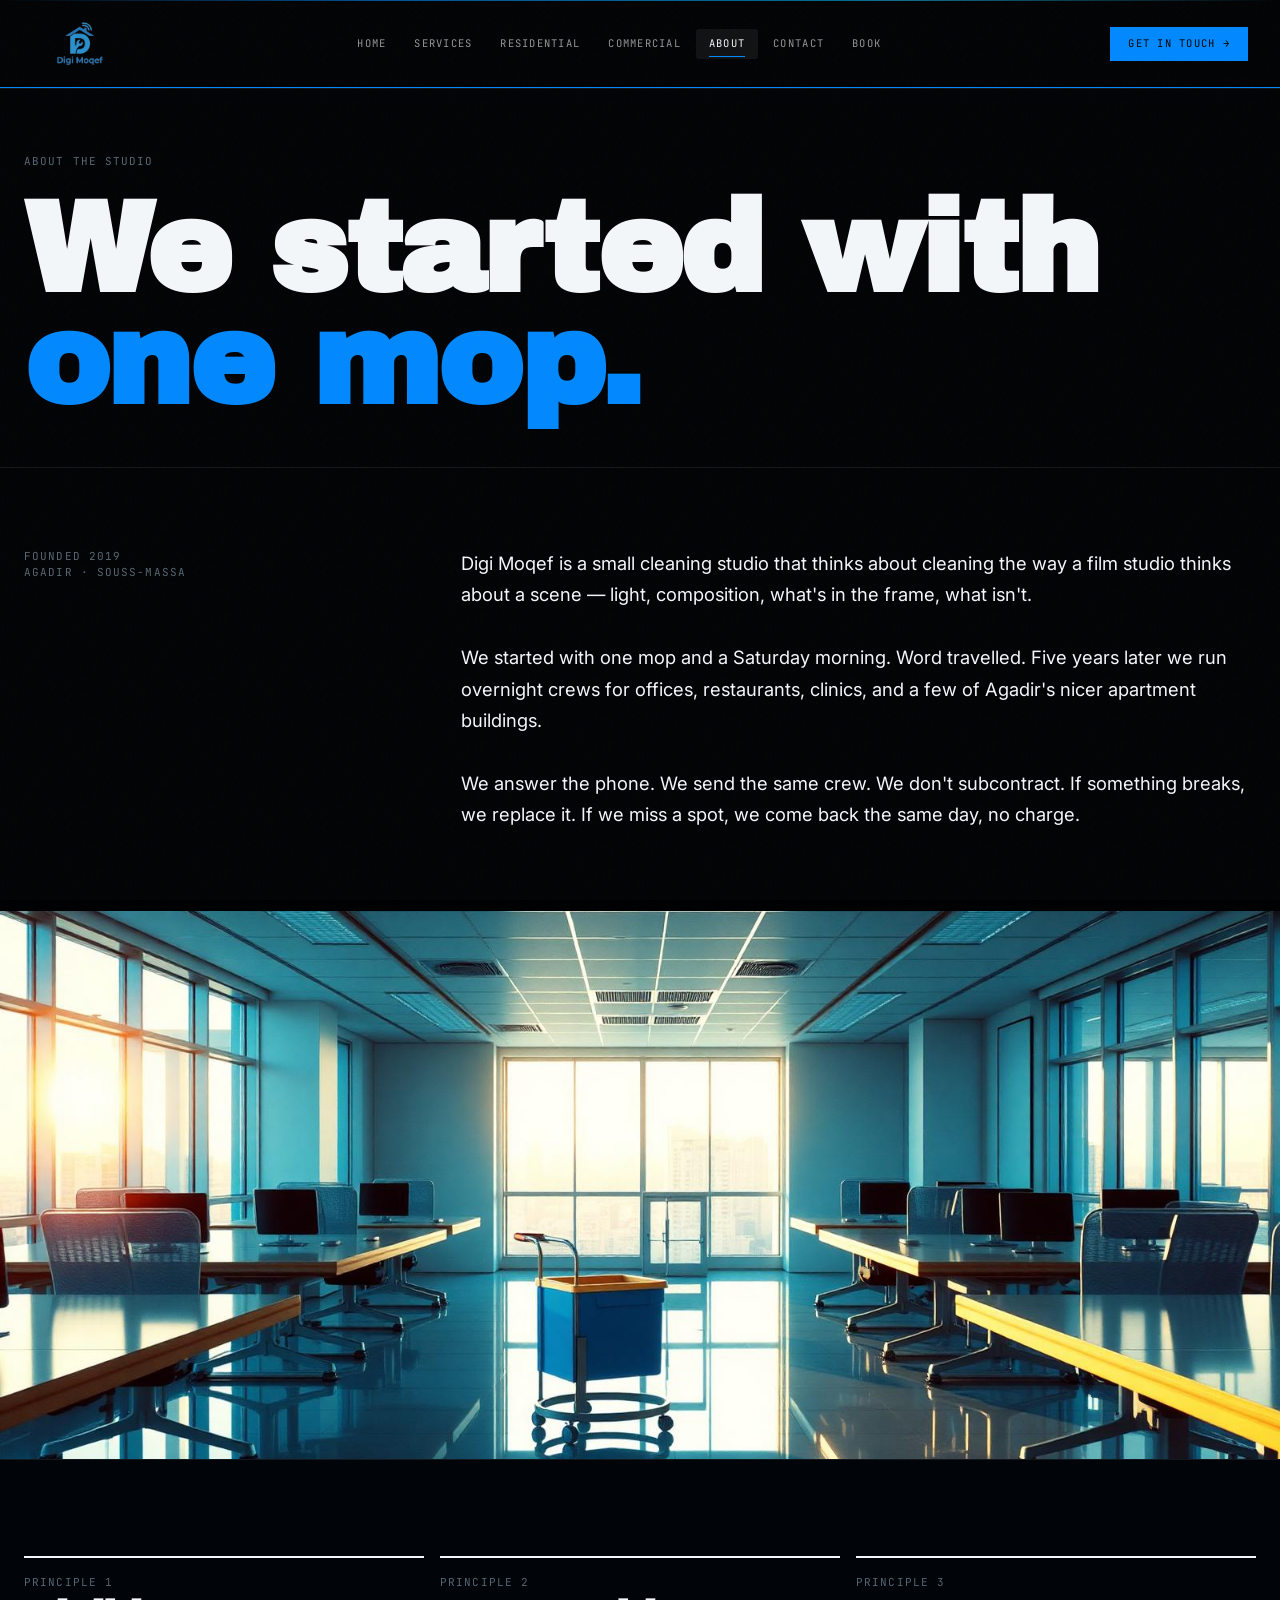
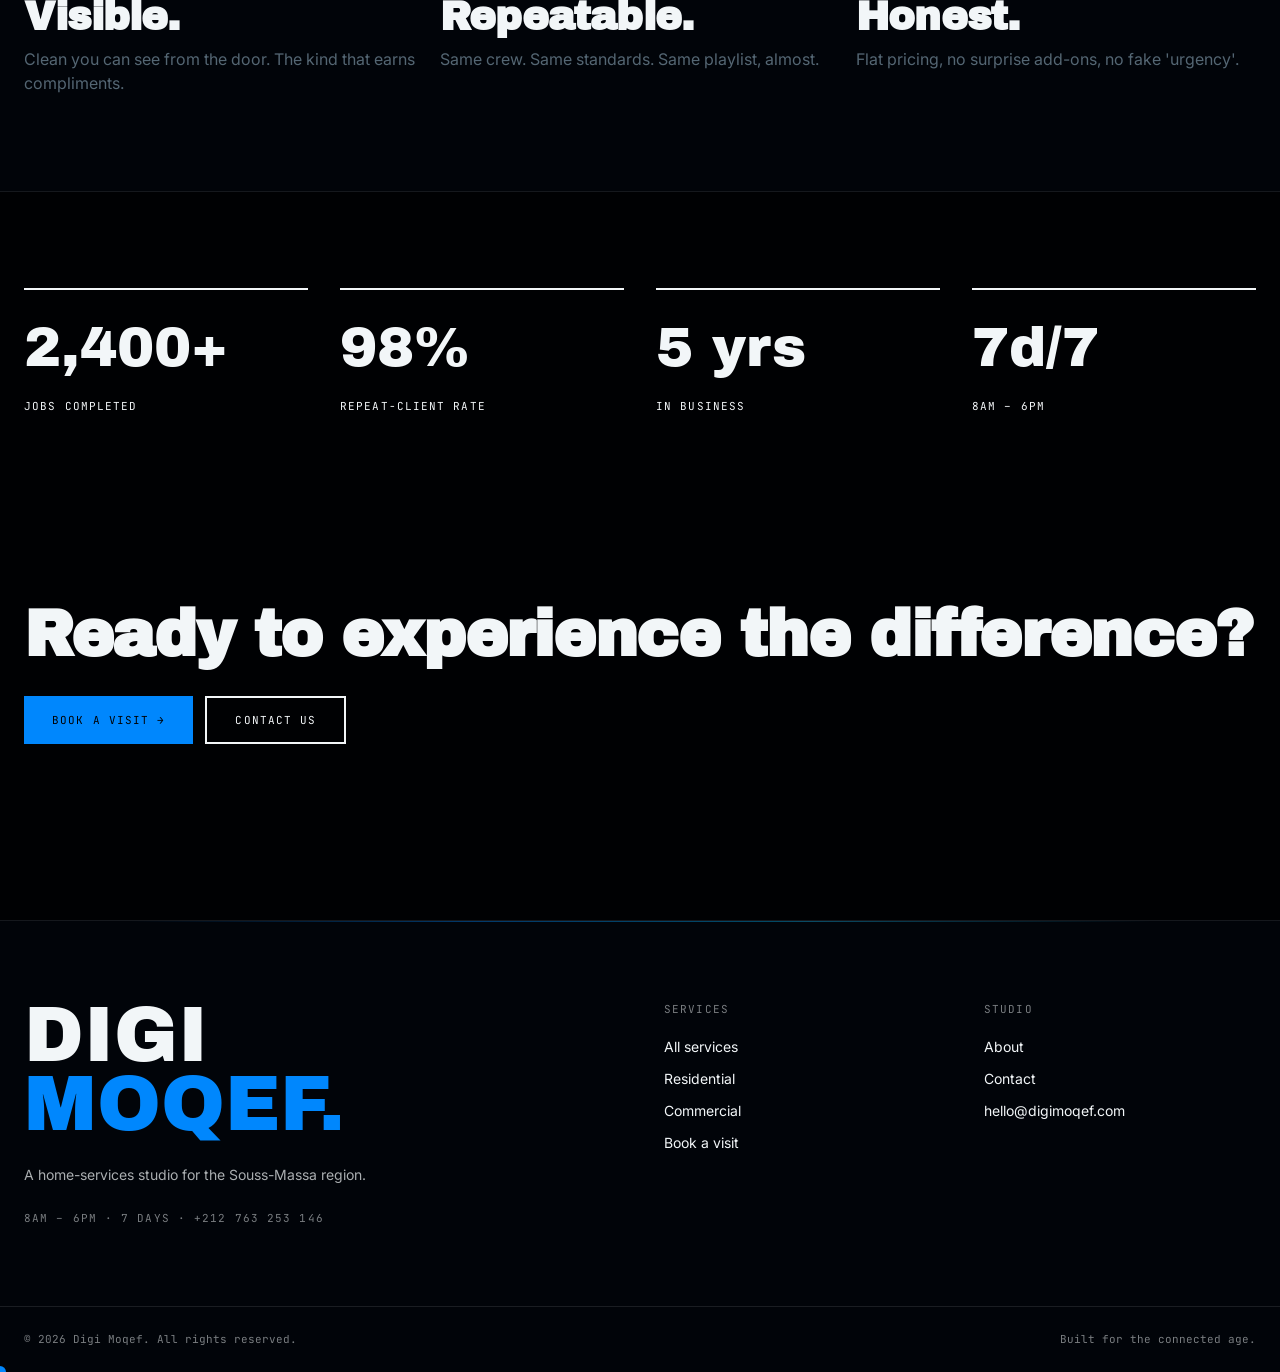
<file: about.html>
<!DOCTYPE html>
<html lang="en">
<head>
<meta charset="UTF-8"/>
<meta name="viewport" content="width=device-width,initial-scale=1"/>
<title>About — Digi Moqef</title>
<meta name="description" content="A small Agadir studio with a near-zero turnover crew and a soft spot for hard floors."/>
<link rel="icon" type="image/svg+xml" href="./favicon.svg"/>
<link rel="stylesheet" href="./style.css"/>
</head>
<body>

<header>
  <div class="header-inner">
    <a href="./home.html" class="logo-wrap"><img src="./assets/digi-moqef-logo-sWGwJ2Eb.png" alt="Digi Moqef"/></a>
    <nav>
      <a href="./home.html">Home</a><a href="./services.html">Services</a><a href="./residential.html">Residential</a>
      <a href="./commercial.html">Commercial</a><a href="./about.html" class="active">About</a>
      <a href="./contact.html">Contact</a><a href="./book.html">Book</a>
    </nav>
    <a href="./contact.html" class="header-cta">Get in touch →</a>
    <button class="hamburger" id="hamburger" aria-label="Menu"><span></span><span></span><span></span></button>
  </div>
  <div class="mobile-nav" id="mobile-nav">
    <a href="./home.html">Home</a><a href="./services.html">Services</a><a href="./residential.html">Residential</a>
    <a href="./commercial.html">Commercial</a><a href="./about.html">About</a>
    <a href="./contact.html">Contact</a><a href="./book.html">Book</a>
  </div>
</header>

<section class="border-b">
  <div class="max-w" style="padding-top:64px;padding-bottom:48px">
    <p class="font-mono text-muted" style="font-size:11px;text-transform:uppercase;letter-spacing:.1em;margin-bottom:24px">About the studio</p>
    <h1 class="font-display reveal" style="font-size:clamp(3rem,10vw,9rem);line-height:.88">We started with <span class="text-electric">one mop.</span></h1>
  </div>
</section>

<section style="padding:80px 0">
  <div class="max-w">
    <div style="display:grid;grid-template-columns:4fr 8fr;gap:40px;align-items:start">
      <div>
        <p class="font-mono text-muted" style="font-size:11px;text-transform:uppercase;letter-spacing:.1em;position:sticky;top:112px">Founded 2019<br/>Agadir · Souss-Massa</p>
      </div>
      <div style="font-size:1.15rem;line-height:1.7;display:flex;flex-direction:column;gap:32px">
        <p>Digi Moqef is a small cleaning studio that thinks about cleaning the way a film studio thinks about a scene — light, composition, what's in the frame, what isn't.</p>
        <p>We started with one mop and a Saturday morning. Word travelled. Five years later we run overnight crews for offices, restaurants, clinics, and a few of Agadir's nicer apartment buildings.</p>
        <p>We answer the phone. We send the same crew. We don't subcontract. If something breaks, we replace it. If we miss a spot, we come back the same day, no charge.</p>
      </div>
    </div>
  </div>
</section>

<section>
  <img src="./assets/office-BEZmicqI.jpg" alt="Spotless office" loading="lazy" style="width:100%;aspect-ratio:21/9;object-fit:cover;display:block"/>
</section>

<section class="border-t border-b bg-mist">
  <div class="max-w" style="padding:96px 24px">
    <div class="grid-3">
      <div class="stat" style="border-top-color:var(--ink)">
        <p class="font-mono text-muted" style="font-size:11px;text-transform:uppercase;letter-spacing:.1em;margin-bottom:8px">Principle 1</p>
        <h3 class="font-display" style="font-size:2.5rem;margin-bottom:12px">Visible.</h3>
        <p class="text-muted">Clean you can see from the door. The kind that earns compliments.</p>
      </div>
      <div class="stat" style="border-top-color:var(--ink)">
        <p class="font-mono text-muted" style="font-size:11px;text-transform:uppercase;letter-spacing:.1em;margin-bottom:8px">Principle 2</p>
        <h3 class="font-display" style="font-size:2.5rem;margin-bottom:12px">Repeatable.</h3>
        <p class="text-muted">Same crew. Same standards. Same playlist, almost.</p>
      </div>
      <div class="stat" style="border-top-color:var(--ink)">
        <p class="font-mono text-muted" style="font-size:11px;text-transform:uppercase;letter-spacing:.1em;margin-bottom:8px">Principle 3</p>
        <h3 class="font-display" style="font-size:2.5rem;margin-bottom:12px">Honest.</h3>
        <p class="text-muted">Flat pricing, no surprise add-ons, no fake 'urgency'.</p>
      </div>
    </div>
  </div>
</section>

<section style="padding:96px 0">
  <div class="max-w">
    <div class="grid-4">
      <div class="stat"><p class="stat-n">2,400+</p><p class="stat-l">Jobs completed</p></div>
      <div class="stat"><p class="stat-n">98%</p><p class="stat-l">Repeat-client rate</p></div>
      <div class="stat"><p class="stat-n">5 yrs</p><p class="stat-l">In business</p></div>
      <div class="stat"><p class="stat-n">7d/7</p><p class="stat-l">8AM – 6PM</p></div>
    </div>
  </div>
</section>

<section class="bg-ink" style="margin-top:0">
  <div class="max-w" style="padding:96px 24px;display:flex;align-items:center;justify-content:space-between;flex-wrap:wrap;gap:32px">
    <h2 class="font-display" style="font-size:clamp(2rem,5vw,4rem)">Ready to experience the difference?</h2>
    <div style="display:flex;gap:12px;flex-wrap:wrap">
      <a href="./book.html" class="btn-primary">Book a visit →</a>
      <a href="./contact.html" class="btn-outline-paper">Contact us</a>
    </div>
  </div>
</section>

<footer>
  <div class="footer-inner">
    <div class="footer-brand">
      <p class="footer-title">DIGI<br/><span class="el">MOQEF.</span></p>
      <p class="footer-desc">A home-services studio for the Souss-Massa region.</p>
      <p class="footer-hours">8AM – 6PM · 7 days · +212 763 253 146</p>
    </div>
    <div class="footer-col"><p class="footer-col-title">Services</p><ul><li><a href="./services.html">All services</a></li><li><a href="./residential.html">Residential</a></li><li><a href="./commercial.html">Commercial</a></li><li><a href="./book.html">Book a visit</a></li></ul></div>
    <div class="footer-col"><p class="footer-col-title">Studio</p><ul><li><a href="./about.html">About</a></li><li><a href="./contact.html">Contact</a></li><li><a href="mailto:hello@digimoqef.com">hello@digimoqef.com</a></li></ul></div>
  </div>
  <div class="footer-bottom"><div class="footer-bottom-inner"><p>© 2026 Digi Moqef. All rights reserved.</p><p>Built for the connected age.</p></div></div>
</footer>
<script src="./shared.js"></script>
</body>
</html>
</file>
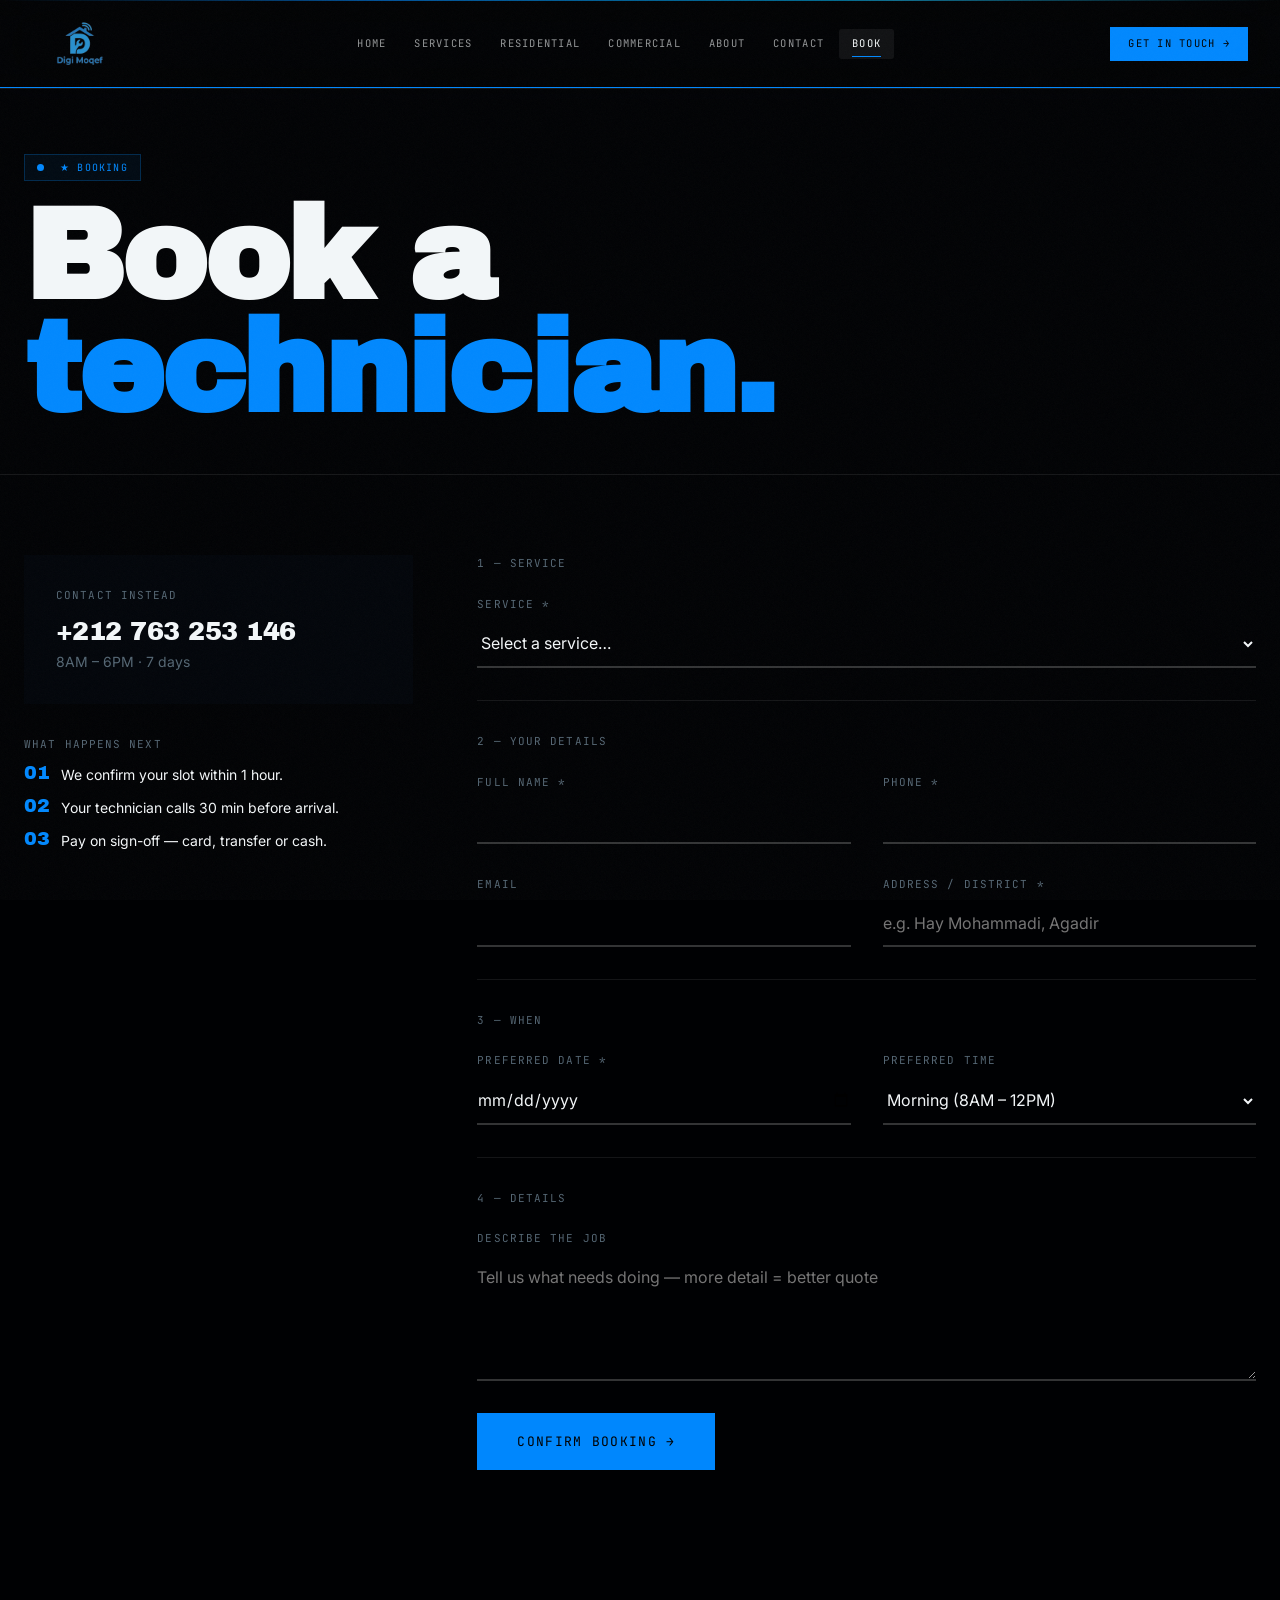
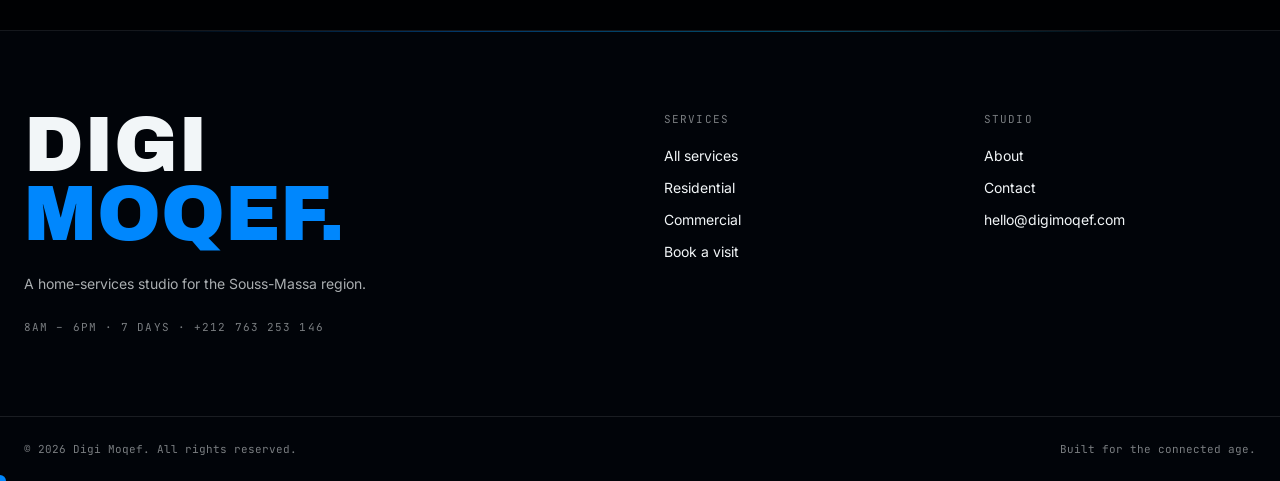
<file: book.html>
<!DOCTYPE html>
<html lang="en">
<head>
<meta charset="UTF-8"/>
<meta name="viewport" content="width=device-width,initial-scale=1"/>
<title>Book a Technician — Digi Moqef</title>
<meta name="description" content="Book a technician online. Plumbing, electrical, AC, painting, handyman and cleaning."/>
<link rel="icon" type="image/svg+xml" href="./favicon.svg"/>
<link rel="stylesheet" href="./style.css"/>
</head>
<body>

<header>
  <div class="header-inner">
    <a href="./home.html" class="logo-wrap"><img src="./assets/digi-moqef-logo-sWGwJ2Eb.png" alt="Digi Moqef"/></a>
    <nav>
      <a href="./home.html">Home</a><a href="./services.html">Services</a><a href="./residential.html">Residential</a>
      <a href="./commercial.html">Commercial</a><a href="./about.html">About</a>
      <a href="./contact.html">Contact</a><a href="./book.html" class="active">Book</a>
    </nav>
    <a href="./contact.html" class="header-cta">Get in touch →</a>
    <button class="hamburger" id="hamburger" aria-label="Menu"><span></span><span></span><span></span></button>
  </div>
  <div class="mobile-nav" id="mobile-nav">
    <a href="./home.html">Home</a><a href="./services.html">Services</a><a href="./residential.html">Residential</a>
    <a href="./commercial.html">Commercial</a><a href="./about.html">About</a>
    <a href="./contact.html">Contact</a><a href="./book.html">Book</a>
  </div>
</header>

<section class="border-b">
  <div class="max-w" style="padding-top:64px;padding-bottom:48px">
    <div class="label-pill reveal"><span class="pulse-dot"></span>★ Booking</div>
    <h1 class="font-display reveal" style="font-size:clamp(3rem,10vw,9rem);line-height:.88">Book a<br/><span class="text-electric">technician.</span></h1>
  </div>
</section>

<section style="padding:80px 0">
  <div class="max-w">
    <div style="display:grid;grid-template-columns:4fr 8fr;gap:64px;align-items:start">

      <!-- SIDEBAR -->
      <div style="position:sticky;top:112px;display:flex;flex-direction:column;gap:32px">
        <div style="background:var(--mist);padding:32px">
          <p class="font-mono text-muted" style="font-size:11px;text-transform:uppercase;letter-spacing:.1em;margin-bottom:16px">Contact instead</p>
          <a href="tel:+212763253146" class="font-display" style="font-size:1.6rem;color:var(--ink);text-decoration:none;display:block;margin-bottom:8px">+212 763 253 146</a>
          <p class="text-muted" style="font-size:.875rem">8AM – 6PM · 7 days</p>
        </div>
        <div>
          <p class="font-mono text-muted" style="font-size:11px;text-transform:uppercase;letter-spacing:.1em;margin-bottom:12px">What happens next</p>
          <div style="display:flex;flex-direction:column;gap:12px">
            <div style="display:flex;gap:12px;align-items:flex-start"><span class="text-electric font-display" style="font-size:1.2rem">01</span><p style="font-size:.875rem;color:var(--muted)">We confirm your slot within 1 hour.</p></div>
            <div style="display:flex;gap:12px;align-items:flex-start"><span class="text-electric font-display" style="font-size:1.2rem">02</span><p style="font-size:.875rem;color:var(--muted)">Your technician calls 30 min before arrival.</p></div>
            <div style="display:flex;gap:12px;align-items:flex-start"><span class="text-electric font-display" style="font-size:1.2rem">03</span><p style="font-size:.875rem;color:var(--muted)">Pay on sign-off — card, transfer or cash.</p></div>
          </div>
        </div>
      </div>

      <!-- FORM -->
      <div>
        <div class="success-box" id="success" style="margin-bottom:0">
          <h2 style="font-size:3rem">Booking received. ✓</h2>
          <p class="text-muted" style="margin-top:16px">We'll confirm your slot within one hour by phone or email.</p>
          <a href="./home.html" class="btn-primary" style="margin-top:32px;display:inline-block">Back to home</a>
        </div>

        <form id="book-form" style="display:flex;flex-direction:column;gap:32px" onsubmit="handleBook(event)">
          <div>
            <p class="font-mono text-muted" style="font-size:11px;text-transform:uppercase;letter-spacing:.1em;margin-bottom:24px">1 — Service</p>
            <div class="field">
              <label>Service *</label>
              <select required>
                <option value="">Select a service…</option>
                <option>Plumbing &amp; Leaks</option>
                <option>Electricians</option>
                <option>AC Install &amp; Service</option>
                <option>Painting &amp; Finishes</option>
                <option>Handyman &amp; Repairs</option>
                <option>Residential Cleaning</option>
                <option>Commercial / Office Cleaning</option>
              </select>
            </div>
          </div>

          <hr style="border:none;border-top:1px solid var(--border)"/>

          <div>
            <p class="font-mono text-muted" style="font-size:11px;text-transform:uppercase;letter-spacing:.1em;margin-bottom:24px">2 — Your details</p>
            <div class="form-grid">
              <div class="field"><label>Full name *</label><input type="text" required/></div>
              <div class="field"><label>Phone *</label><input type="tel" required/></div>
              <div class="field"><label>Email</label><input type="email"/></div>
              <div class="field"><label>Address / District *</label><input type="text" required placeholder="e.g. Hay Mohammadi, Agadir"/></div>
            </div>
          </div>

          <hr style="border:none;border-top:1px solid var(--border)"/>

          <div>
            <p class="font-mono text-muted" style="font-size:11px;text-transform:uppercase;letter-spacing:.1em;margin-bottom:24px">3 — When</p>
            <div class="form-grid">
              <div class="field"><label>Preferred date *</label><input type="date" required/></div>
              <div class="field">
                <label>Preferred time</label>
                <select>
                  <option>Morning (8AM – 12PM)</option>
                  <option>Afternoon (12PM – 4PM)</option>
                  <option>Evening (4PM – 6PM)</option>
                </select>
              </div>
            </div>
          </div>

          <hr style="border:none;border-top:1px solid var(--border)"/>

          <div>
            <p class="font-mono text-muted" style="font-size:11px;text-transform:uppercase;letter-spacing:.1em;margin-bottom:24px">4 — Details</p>
            <div class="field"><label>Describe the job</label><textarea rows="5" placeholder="Tell us what needs doing — more detail = better quote"></textarea></div>
          </div>

          <button type="submit" class="btn-primary" style="font-size:13px;padding:20px 40px;align-self:flex-start">Confirm booking →</button>
        </form>
      </div>
    </div>
  </div>
</section>

<footer>
  <div class="footer-inner">
    <div class="footer-brand"><p class="footer-title">DIGI<br/><span class="el">MOQEF.</span></p><p class="footer-desc">A home-services studio for the Souss-Massa region.</p><p class="footer-hours">8AM – 6PM · 7 days · +212 763 253 146</p></div>
    <div class="footer-col"><p class="footer-col-title">Services</p><ul><li><a href="./services.html">All services</a></li><li><a href="./residential.html">Residential</a></li><li><a href="./commercial.html">Commercial</a></li><li><a href="./book.html">Book a visit</a></li></ul></div>
    <div class="footer-col"><p class="footer-col-title">Studio</p><ul><li><a href="./about.html">About</a></li><li><a href="./contact.html">Contact</a></li><li><a href="mailto:hello@digimoqef.com">hello@digimoqef.com</a></li></ul></div>
  </div>
  <div class="footer-bottom"><div class="footer-bottom-inner"><p>© 2026 Digi Moqef. All rights reserved.</p><p>Built for the connected age.</p></div></div>
</footer>
<script src="./shared.js"></script>
<script>
function handleBook(e) {
  e.preventDefault();
  document.getElementById('book-form').style.display = 'none';
  document.getElementById('success').classList.add('show');
}
</script>
</body>
</html>
</file>
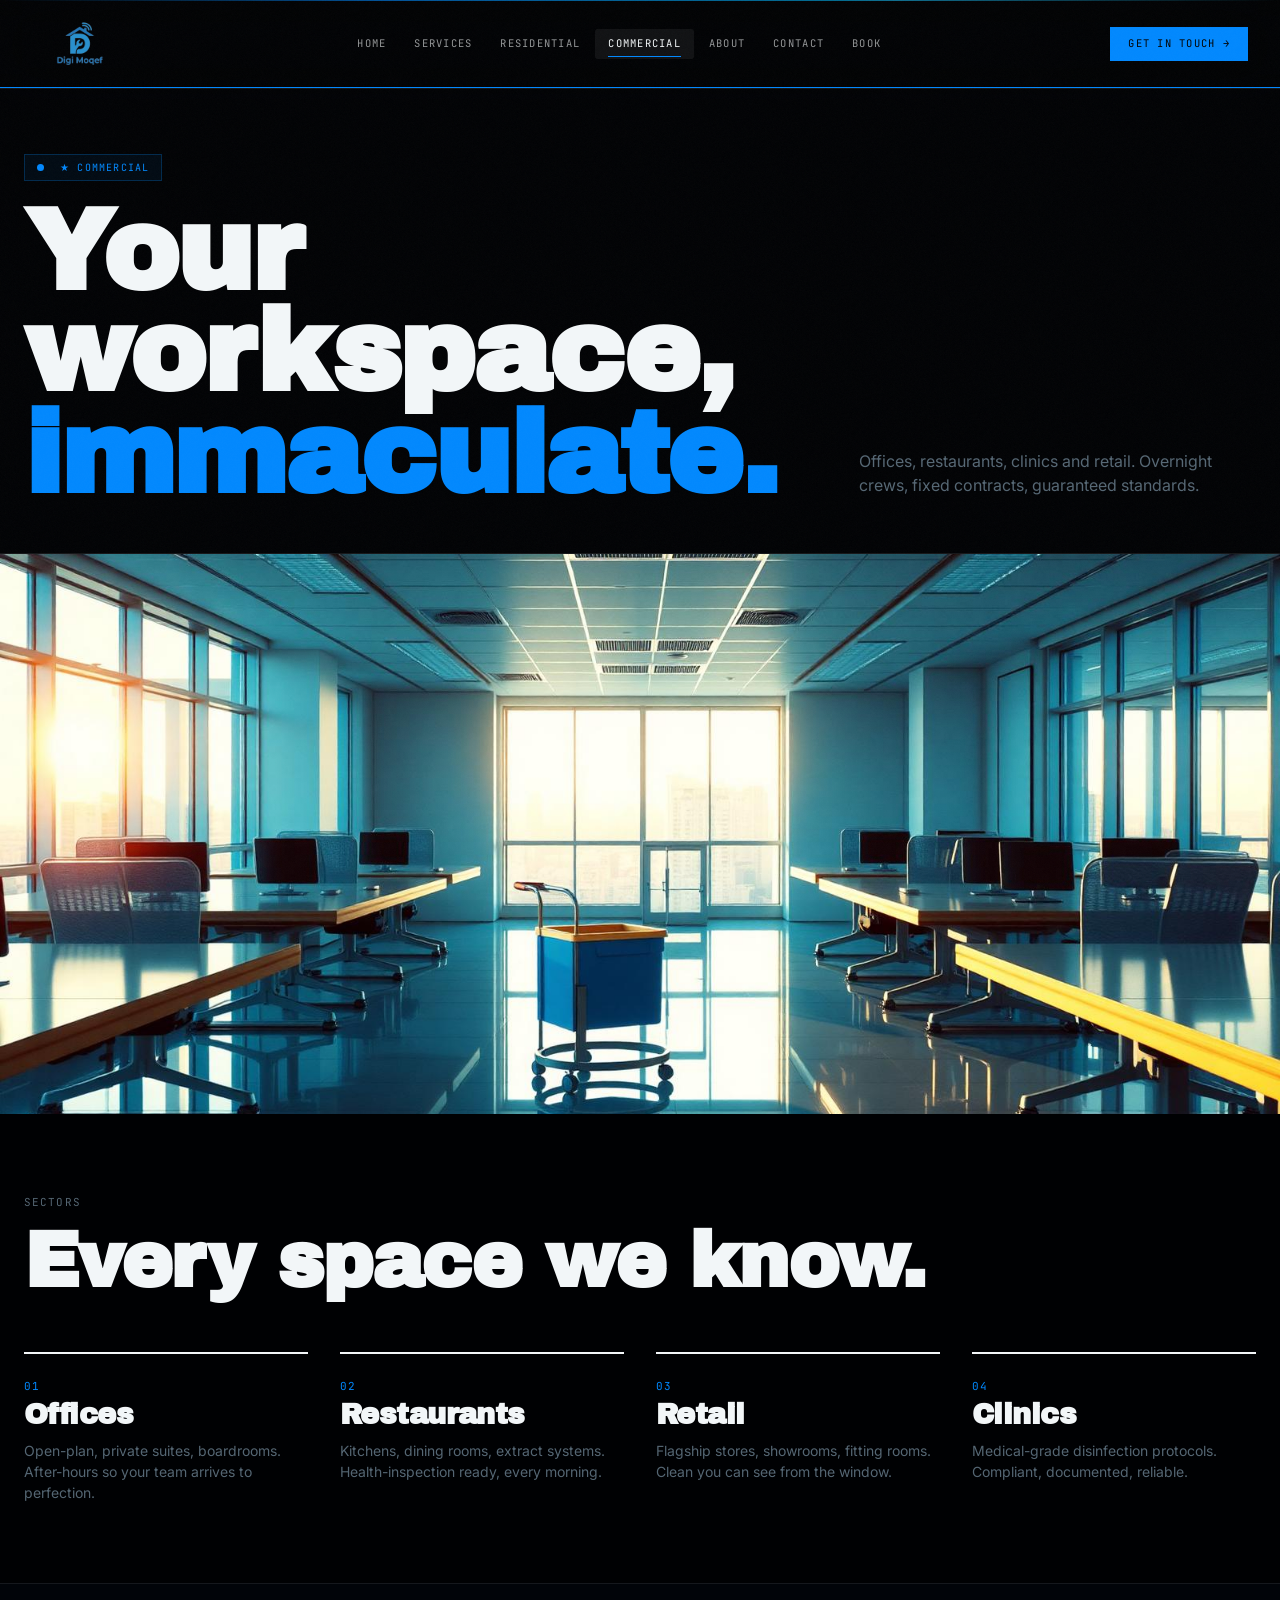
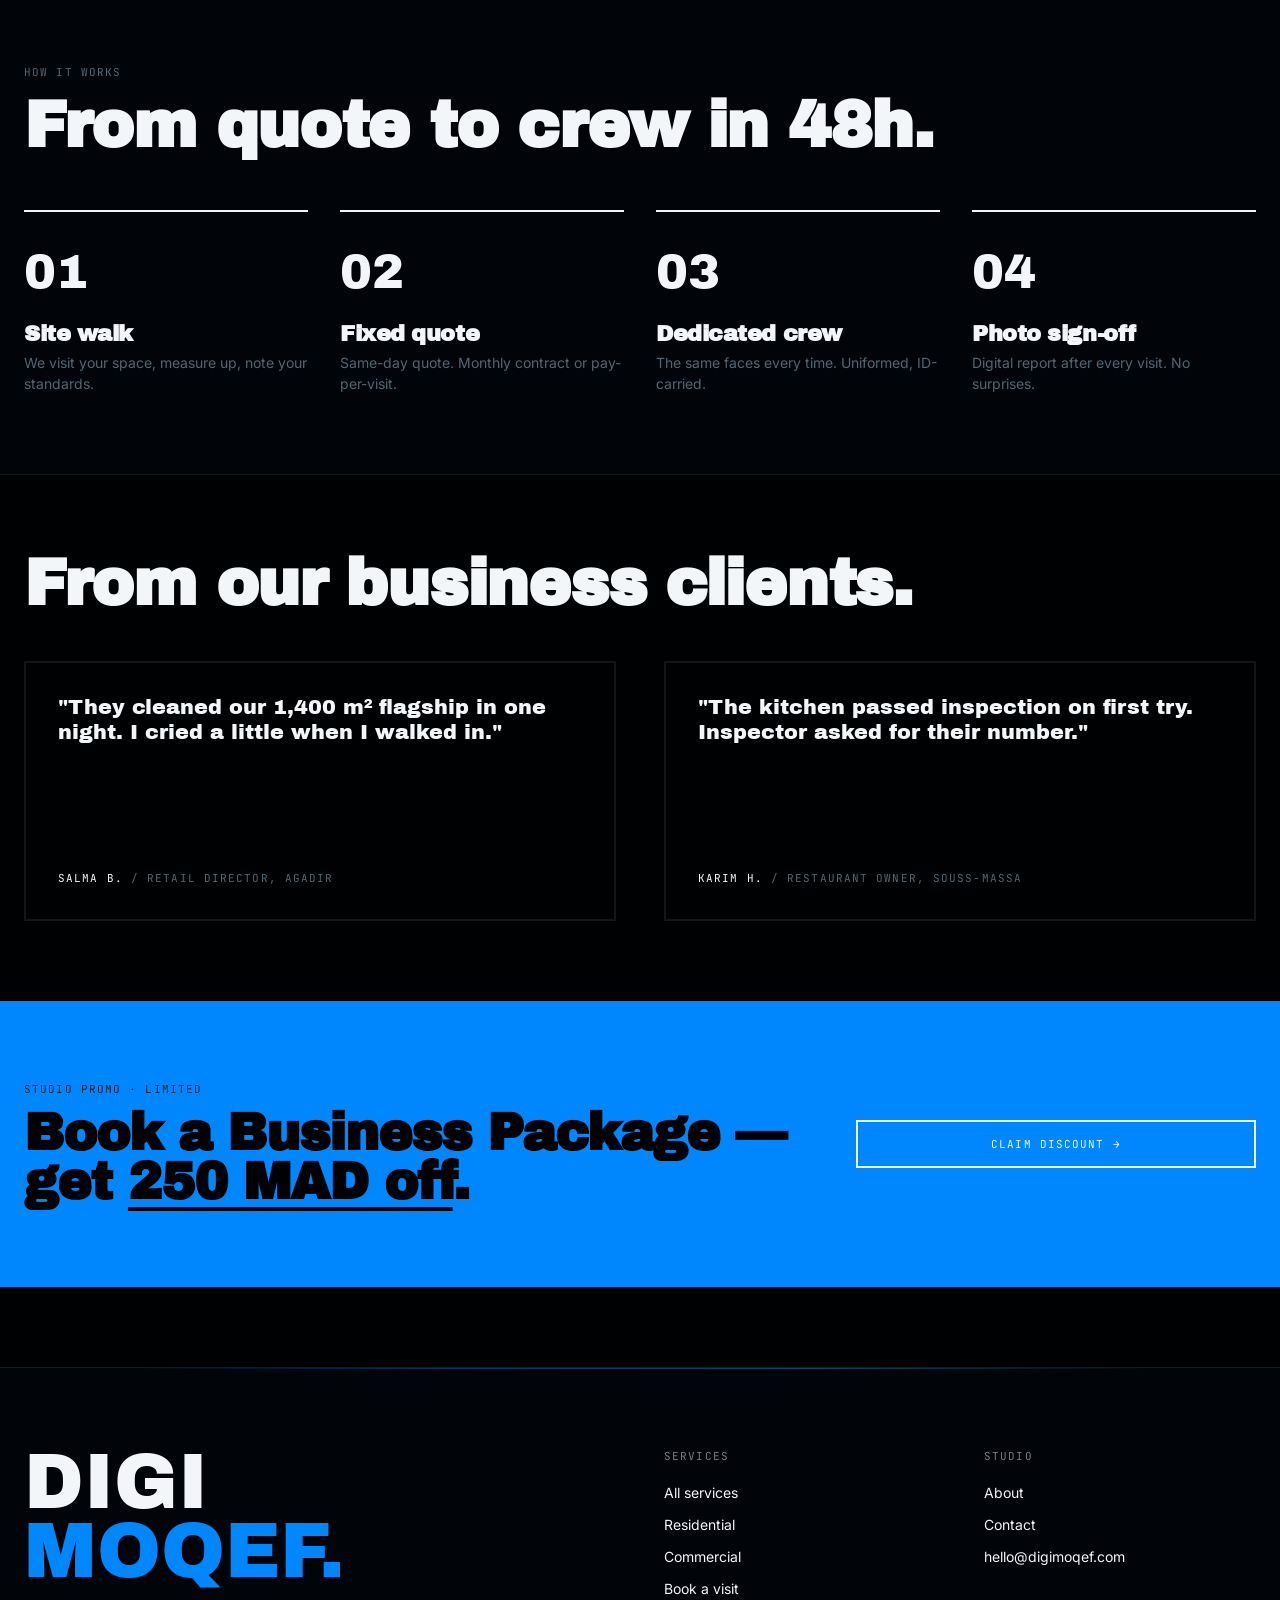
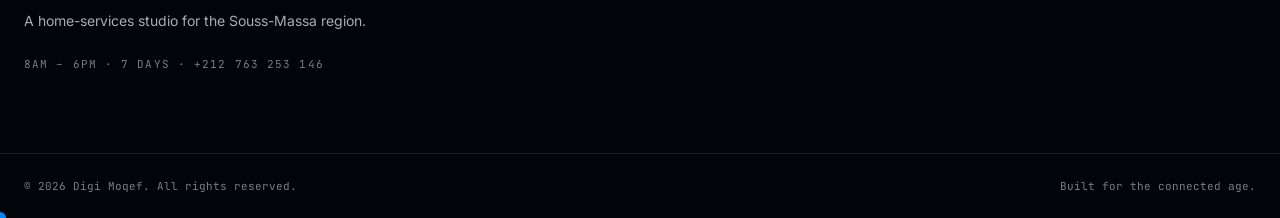
<file: commercial.html>
<!DOCTYPE html>
<html lang="en">
<head>
<meta charset="UTF-8"/>
<meta name="viewport" content="width=device-width,initial-scale=1"/>
<title>Commercial — Digi Moqef</title>
<meta name="description" content="Office, retail and hospitality cleaning. Overnight crews, monthly contracts, on-call support."/>
<link rel="icon" type="image/svg+xml" href="./favicon.svg"/>
<link rel="stylesheet" href="./style.css"/>
</head>
<body>

<header>
  <div class="header-inner">
    <a href="./home.html" class="logo-wrap"><img src="./assets/digi-moqef-logo-sWGwJ2Eb.png" alt="Digi Moqef"/></a>
    <nav>
      <a href="./home.html">Home</a><a href="./services.html">Services</a><a href="./residential.html">Residential</a>
      <a href="./commercial.html" class="active">Commercial</a><a href="./about.html">About</a>
      <a href="./contact.html">Contact</a><a href="./book.html">Book</a>
    </nav>
    <a href="./contact.html" class="header-cta">Get in touch →</a>
    <button class="hamburger" id="hamburger" aria-label="Menu"><span></span><span></span><span></span></button>
  </div>
  <div class="mobile-nav" id="mobile-nav">
    <a href="./home.html">Home</a><a href="./services.html">Services</a><a href="./residential.html">Residential</a>
    <a href="./commercial.html">Commercial</a><a href="./about.html">About</a>
    <a href="./contact.html">Contact</a><a href="./book.html">Book</a>
  </div>
</header>

<section class="border-b">
  <div class="max-w" style="padding-top:64px;padding-bottom:48px;display:grid;grid-template-columns:8fr 4fr;gap:40px;align-items:flex-end">
    <div>
      <div class="label-pill reveal"><span class="pulse-dot"></span>★ Commercial</div>
      <h1 class="font-display reveal" style="font-size:clamp(3rem,9vw,8rem);line-height:.88">Your workspace,<br/><span class="text-electric">immaculate.</span></h1>
    </div>
    <p class="text-muted" style="padding-bottom:8px">Offices, restaurants, clinics and retail. Overnight crews, fixed contracts, guaranteed standards.</p>
  </div>
</section>

<section>
  <img src="./assets/office-BEZmicqI.jpg" alt="Clean office" style="width:100%;aspect-ratio:16/7;object-fit:cover;display:block"/>
</section>

<!-- SECTORS -->
<section style="padding:80px 0">
  <div class="max-w">
    <p class="font-mono text-muted" style="font-size:11px;text-transform:uppercase;letter-spacing:.1em;margin-bottom:16px">Sectors</p>
    <h2 class="font-display" style="font-size:clamp(2.5rem,6vw,5rem);margin-bottom:56px">Every space we know.</h2>
    <div class="grid-4">
      <div style="border-top:2px solid var(--ink);padding-top:24px">
        <p class="font-mono text-electric" style="font-size:11px;text-transform:uppercase;letter-spacing:.1em;margin-bottom:8px">01</p>
        <h3 class="font-display" style="font-size:1.8rem;margin-bottom:12px">Offices</h3>
        <p class="text-muted" style="font-size:.875rem">Open-plan, private suites, boardrooms. After-hours so your team arrives to perfection.</p>
      </div>
      <div style="border-top:2px solid var(--ink);padding-top:24px">
        <p class="font-mono text-electric" style="font-size:11px;text-transform:uppercase;letter-spacing:.1em;margin-bottom:8px">02</p>
        <h3 class="font-display" style="font-size:1.8rem;margin-bottom:12px">Restaurants</h3>
        <p class="text-muted" style="font-size:.875rem">Kitchens, dining rooms, extract systems. Health-inspection ready, every morning.</p>
      </div>
      <div style="border-top:2px solid var(--ink);padding-top:24px">
        <p class="font-mono text-electric" style="font-size:11px;text-transform:uppercase;letter-spacing:.1em;margin-bottom:8px">03</p>
        <h3 class="font-display" style="font-size:1.8rem;margin-bottom:12px">Retail</h3>
        <p class="text-muted" style="font-size:.875rem">Flagship stores, showrooms, fitting rooms. Clean you can see from the window.</p>
      </div>
      <div style="border-top:2px solid var(--ink);padding-top:24px">
        <p class="font-mono text-electric" style="font-size:11px;text-transform:uppercase;letter-spacing:.1em;margin-bottom:8px">04</p>
        <h3 class="font-display" style="font-size:1.8rem;margin-bottom:12px">Clinics</h3>
        <p class="text-muted" style="font-size:.875rem">Medical-grade disinfection protocols. Compliant, documented, reliable.</p>
      </div>
    </div>
  </div>
</section>

<!-- PROCESS -->
<section class="bg-mist border-t border-b">
  <div class="max-w" style="padding:80px 24px">
    <p class="font-mono text-muted" style="font-size:11px;text-transform:uppercase;letter-spacing:.1em;margin-bottom:16px">How it works</p>
    <h2 class="font-display" style="font-size:clamp(2.5rem,5vw,4rem);margin-bottom:56px">From quote to crew in 48h.</h2>
    <div class="grid-4">
      <div class="step" style="border-color:var(--ink)"><p style="font-family:'Archivo Black',sans-serif;font-size:3rem;color:var(--ink)">01</p><h3 class="step-t">Site walk</h3><p class="text-muted" style="margin-top:8px;font-size:.875rem">We visit your space, measure up, note your standards.</p></div>
      <div class="step" style="border-color:var(--ink)"><p style="font-family:'Archivo Black',sans-serif;font-size:3rem;color:var(--ink)">02</p><h3 class="step-t">Fixed quote</h3><p class="text-muted" style="margin-top:8px;font-size:.875rem">Same-day quote. Monthly contract or pay-per-visit.</p></div>
      <div class="step" style="border-color:var(--ink)"><p style="font-family:'Archivo Black',sans-serif;font-size:3rem;color:var(--ink)">03</p><h3 class="step-t">Dedicated crew</h3><p class="text-muted" style="margin-top:8px;font-size:.875rem">The same faces every time. Uniformed, ID-carried.</p></div>
      <div class="step" style="border-color:var(--ink)"><p style="font-family:'Archivo Black',sans-serif;font-size:3rem;color:var(--ink)">04</p><h3 class="step-t">Photo sign-off</h3><p class="text-muted" style="margin-top:8px;font-size:.875rem">Digital report after every visit. No surprises.</p></div>
    </div>
  </div>
</section>

<!-- TESTIMONIALS -->
<section style="padding:80px 0">
  <div class="max-w">
    <h2 class="font-display" style="font-size:clamp(2.5rem,5vw,4rem);margin-bottom:48px">From our business clients.</h2>
    <div class="grid-2">
      <figure class="testimonial"><blockquote>"They cleaned our 1,400 m² flagship in one night. I cried a little when I walked in."</blockquote><figcaption>Salma B. <span class="role">/ Retail Director, Agadir</span></figcaption></figure>
      <figure class="testimonial"><blockquote>"The kitchen passed inspection on first try. Inspector asked for their number."</blockquote><figcaption>Karim H. <span class="role">/ Restaurant Owner, Souss-Massa</span></figcaption></figure>
    </div>
  </div>
</section>

<!-- PROMO -->
<section class="bg-electric">
  <div class="max-w" style="padding:80px 24px;display:grid;grid-template-columns:8fr 4fr;gap:32px;align-items:center">
    <div>
      <p class="font-mono" style="font-size:11px;text-transform:uppercase;letter-spacing:.1em;opacity:.8;margin-bottom:12px">Studio promo · Limited</p>
      <h2 class="font-display" style="font-size:clamp(2rem,4vw,3.5rem);line-height:.95">Book a Business Package — get <span style="text-decoration:underline;text-decoration-thickness:4px;text-underline-offset:8px">250 MAD off</span>.</h2>
    </div>
    <a href="./book.html" class="btn-outline-paper" style="text-align:center">Claim discount →</a>
  </div>
</section>

<footer>
  <div class="footer-inner">
    <div class="footer-brand"><p class="footer-title">DIGI<br/><span class="el">MOQEF.</span></p><p class="footer-desc">A home-services studio for the Souss-Massa region.</p><p class="footer-hours">8AM – 6PM · 7 days · +212 763 253 146</p></div>
    <div class="footer-col"><p class="footer-col-title">Services</p><ul><li><a href="./services.html">All services</a></li><li><a href="./residential.html">Residential</a></li><li><a href="./commercial.html">Commercial</a></li><li><a href="./book.html">Book a visit</a></li></ul></div>
    <div class="footer-col"><p class="footer-col-title">Studio</p><ul><li><a href="./about.html">About</a></li><li><a href="./contact.html">Contact</a></li><li><a href="mailto:hello@digimoqef.com">hello@digimoqef.com</a></li></ul></div>
  </div>
  <div class="footer-bottom"><div class="footer-bottom-inner"><p>© 2026 Digi Moqef. All rights reserved.</p><p>Built for the connected age.</p></div></div>
</footer>
<script src="./shared.js"></script>
</body>
</html>
</file>
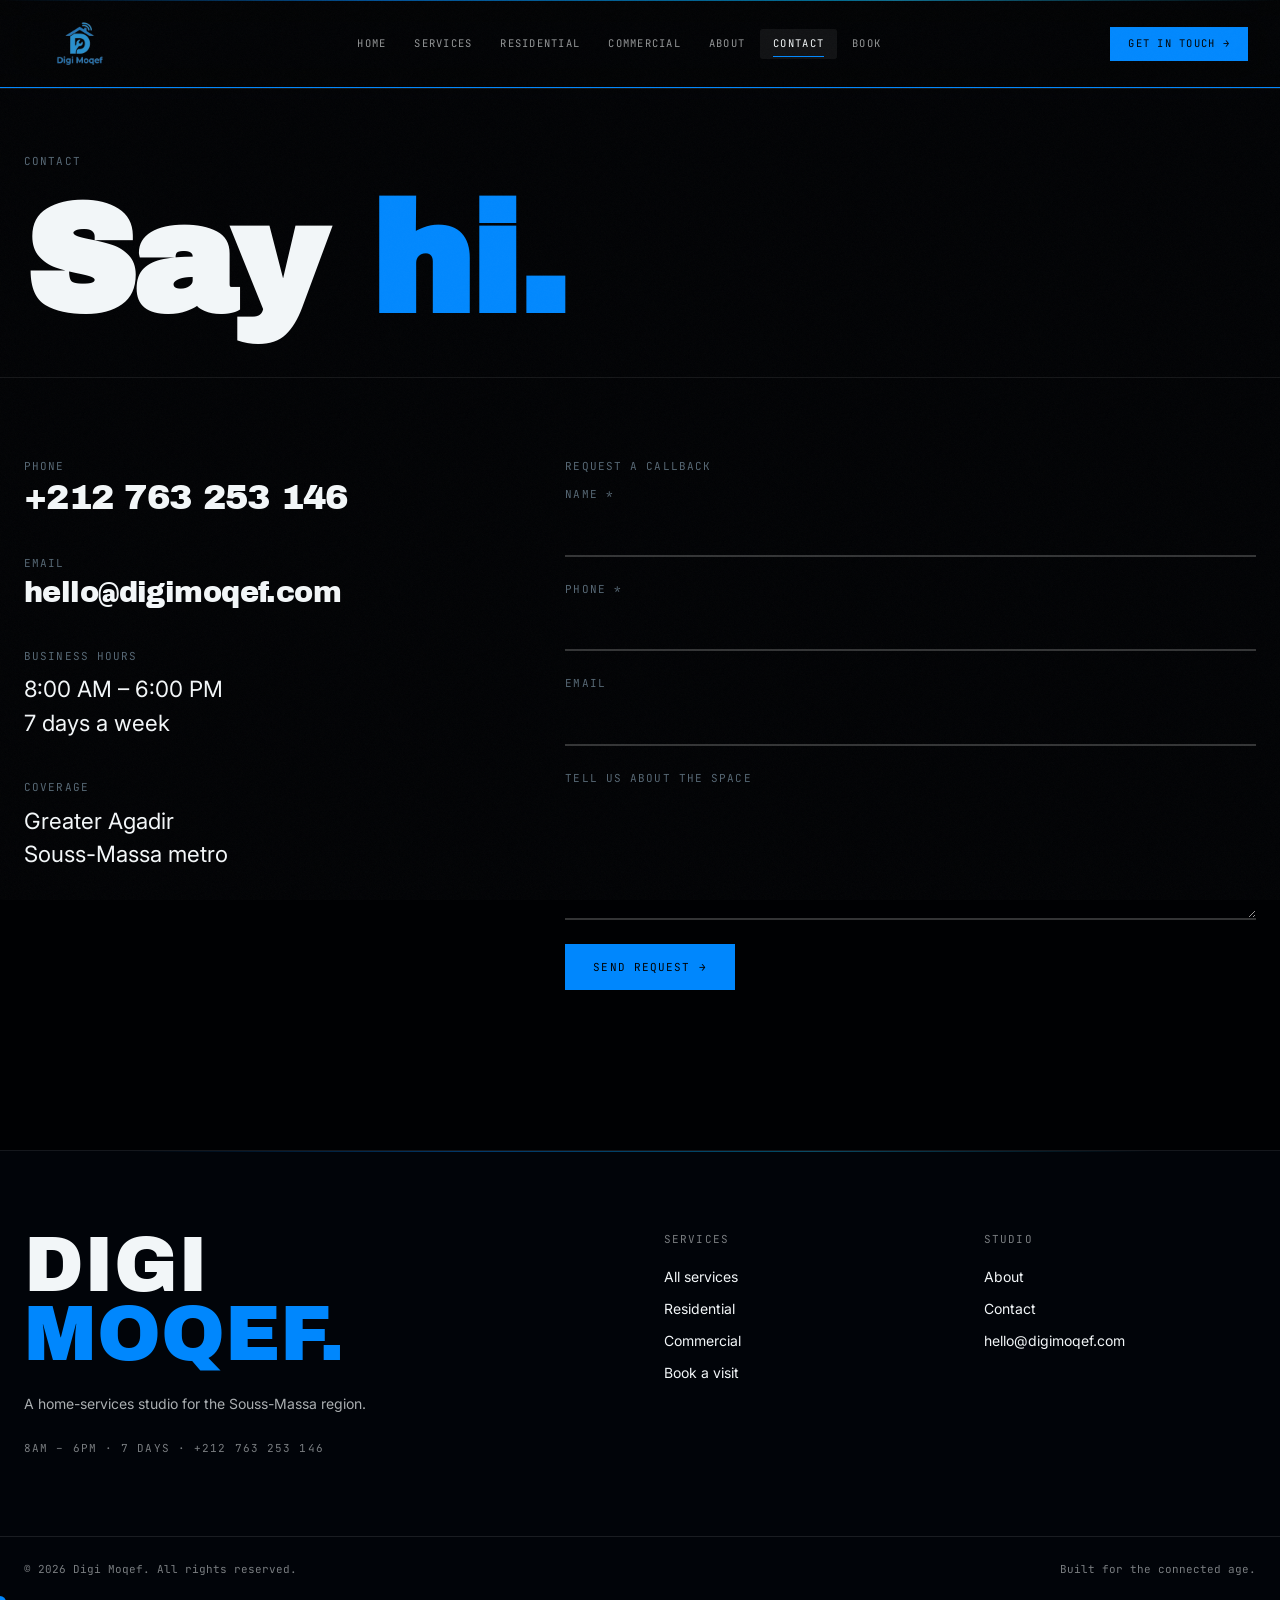
<file: contact.html>
<!DOCTYPE html>
<html lang="en">
<head>
<meta charset="UTF-8"/>
<meta name="viewport" content="width=device-width,initial-scale=1"/>
<title>Contact — Digi Moqef</title>
<meta name="description" content="Request a callback. We answer the phone. 8AM–6PM, 7 days a week."/>
<link rel="icon" type="image/svg+xml" href="./favicon.svg"/>
<link rel="stylesheet" href="./style.css"/>
</head>
<body>

<header>
  <div class="header-inner">
    <a href="./home.html" class="logo-wrap"><img src="./assets/digi-moqef-logo-sWGwJ2Eb.png" alt="Digi Moqef"/></a>
    <nav>
      <a href="./home.html">Home</a><a href="./services.html">Services</a><a href="./residential.html">Residential</a>
      <a href="./commercial.html">Commercial</a><a href="./about.html">About</a>
      <a href="./contact.html" class="active">Contact</a><a href="./book.html">Book</a>
    </nav>
    <a href="./contact.html" class="header-cta">Get in touch →</a>
    <button class="hamburger" id="hamburger" aria-label="Menu"><span></span><span></span><span></span></button>
  </div>
  <div class="mobile-nav" id="mobile-nav">
    <a href="./home.html">Home</a><a href="./services.html">Services</a><a href="./residential.html">Residential</a>
    <a href="./commercial.html">Commercial</a><a href="./about.html">About</a>
    <a href="./contact.html">Contact</a><a href="./book.html">Book</a>
  </div>
</header>

<section class="border-b">
  <div class="max-w" style="padding-top:64px;padding-bottom:48px">
    <p class="font-mono text-muted" style="font-size:11px;text-transform:uppercase;letter-spacing:.1em;margin-bottom:24px">Contact</p>
    <h1 class="font-display reveal" style="font-size:clamp(4rem,12vw,10rem);line-height:.88">Say <span class="text-electric">hi.</span></h1>
  </div>
</section>

<section style="padding:80px 0">
  <div class="max-w">
    <div style="display:grid;grid-template-columns:5fr 7fr;gap:48px;align-items:start">
      <div style="display:flex;flex-direction:column;gap:40px">
        <div>
          <p class="font-mono text-muted" style="font-size:11px;text-transform:uppercase;letter-spacing:.1em;margin-bottom:8px">Phone</p>
          <a href="tel:+212763253146" class="font-display" style="font-size:2.2rem;color:var(--ink);text-decoration:none;transition:color .2s" onmouseover="this.style.color='var(--electric)'" onmouseout="this.style.color='var(--ink)'">+212 763 253 146</a>
        </div>
        <div>
          <p class="font-mono text-muted" style="font-size:11px;text-transform:uppercase;letter-spacing:.1em;margin-bottom:8px">Email</p>
          <a href="mailto:hello@digimoqef.com" class="font-display" style="font-size:1.8rem;color:var(--ink);text-decoration:none;word-break:break-all;transition:color .2s" onmouseover="this.style.color='var(--electric)'" onmouseout="this.style.color='var(--ink)'">hello@digimoqef.com</a>
        </div>
        <div>
          <p class="font-mono text-muted" style="font-size:11px;text-transform:uppercase;letter-spacing:.1em;margin-bottom:8px">Business hours</p>
          <p style="font-size:1.4rem">8:00 AM – 6:00 PM<br/>7 days a week</p>
        </div>
        <div>
          <p class="font-mono text-muted" style="font-size:11px;text-transform:uppercase;letter-spacing:.1em;margin-bottom:8px">Coverage</p>
          <p style="font-size:1.4rem">Greater Agadir<br/>Souss-Massa metro</p>
        </div>
      </div>

      <div>
        <p class="font-mono text-muted" style="font-size:11px;text-transform:uppercase;letter-spacing:.1em;margin-bottom:12px">Request a callback</p>

        <div class="success-box" id="success">
          <h2>Got it. ✓</h2>
          <p class="text-muted">We'll call you within one business hour.</p>
        </div>

        <form id="contact-form" style="display:flex;flex-direction:column;gap:24px" onsubmit="handleSubmit(event)">
          <div class="field"><label>Name *</label><input type="text" required/></div>
          <div class="field"><label>Phone *</label><input type="tel" required/></div>
          <div class="field"><label>Email</label><input type="email"/></div>
          <div class="field"><label>Tell us about the space</label><textarea rows="5" required></textarea></div>
          <button type="submit" class="btn-primary" style="align-self:flex-start">Send request →</button>
        </form>
      </div>
    </div>
  </div>
</section>

<footer>
  <div class="footer-inner">
    <div class="footer-brand">
      <p class="footer-title">DIGI<br/><span class="el">MOQEF.</span></p>
      <p class="footer-desc">A home-services studio for the Souss-Massa region.</p>
      <p class="footer-hours">8AM – 6PM · 7 days · +212 763 253 146</p>
    </div>
    <div class="footer-col"><p class="footer-col-title">Services</p><ul><li><a href="./services.html">All services</a></li><li><a href="./residential.html">Residential</a></li><li><a href="./commercial.html">Commercial</a></li><li><a href="./book.html">Book a visit</a></li></ul></div>
    <div class="footer-col"><p class="footer-col-title">Studio</p><ul><li><a href="./about.html">About</a></li><li><a href="./contact.html">Contact</a></li><li><a href="mailto:hello@digimoqef.com">hello@digimoqef.com</a></li></ul></div>
  </div>
  <div class="footer-bottom"><div class="footer-bottom-inner"><p>© 2026 Digi Moqef. All rights reserved.</p><p>Built for the connected age.</p></div></div>
</footer>
<script src="./shared.js"></script>
<script>
function handleSubmit(e) {
  e.preventDefault();
  document.getElementById('contact-form').style.display = 'none';
  document.getElementById('success').classList.add('show');
}
</script>
</body>
</html>
</file>
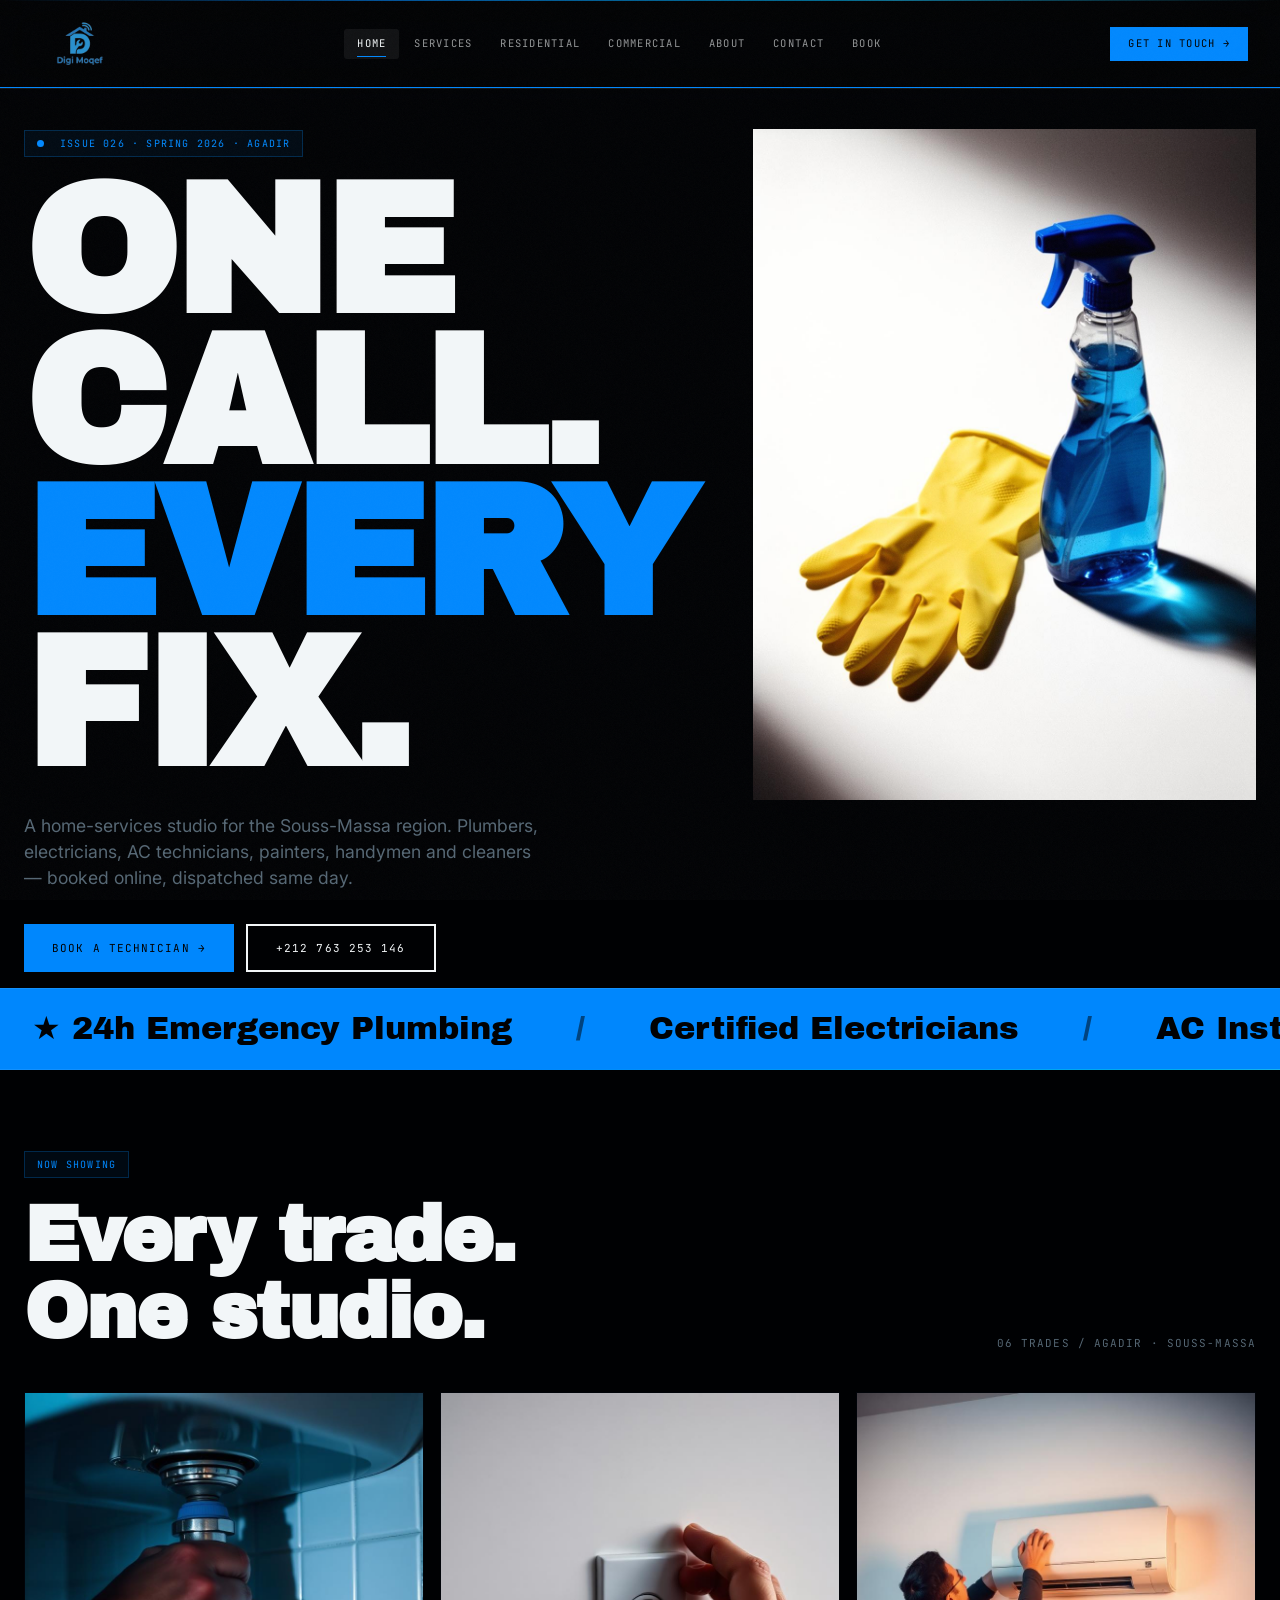
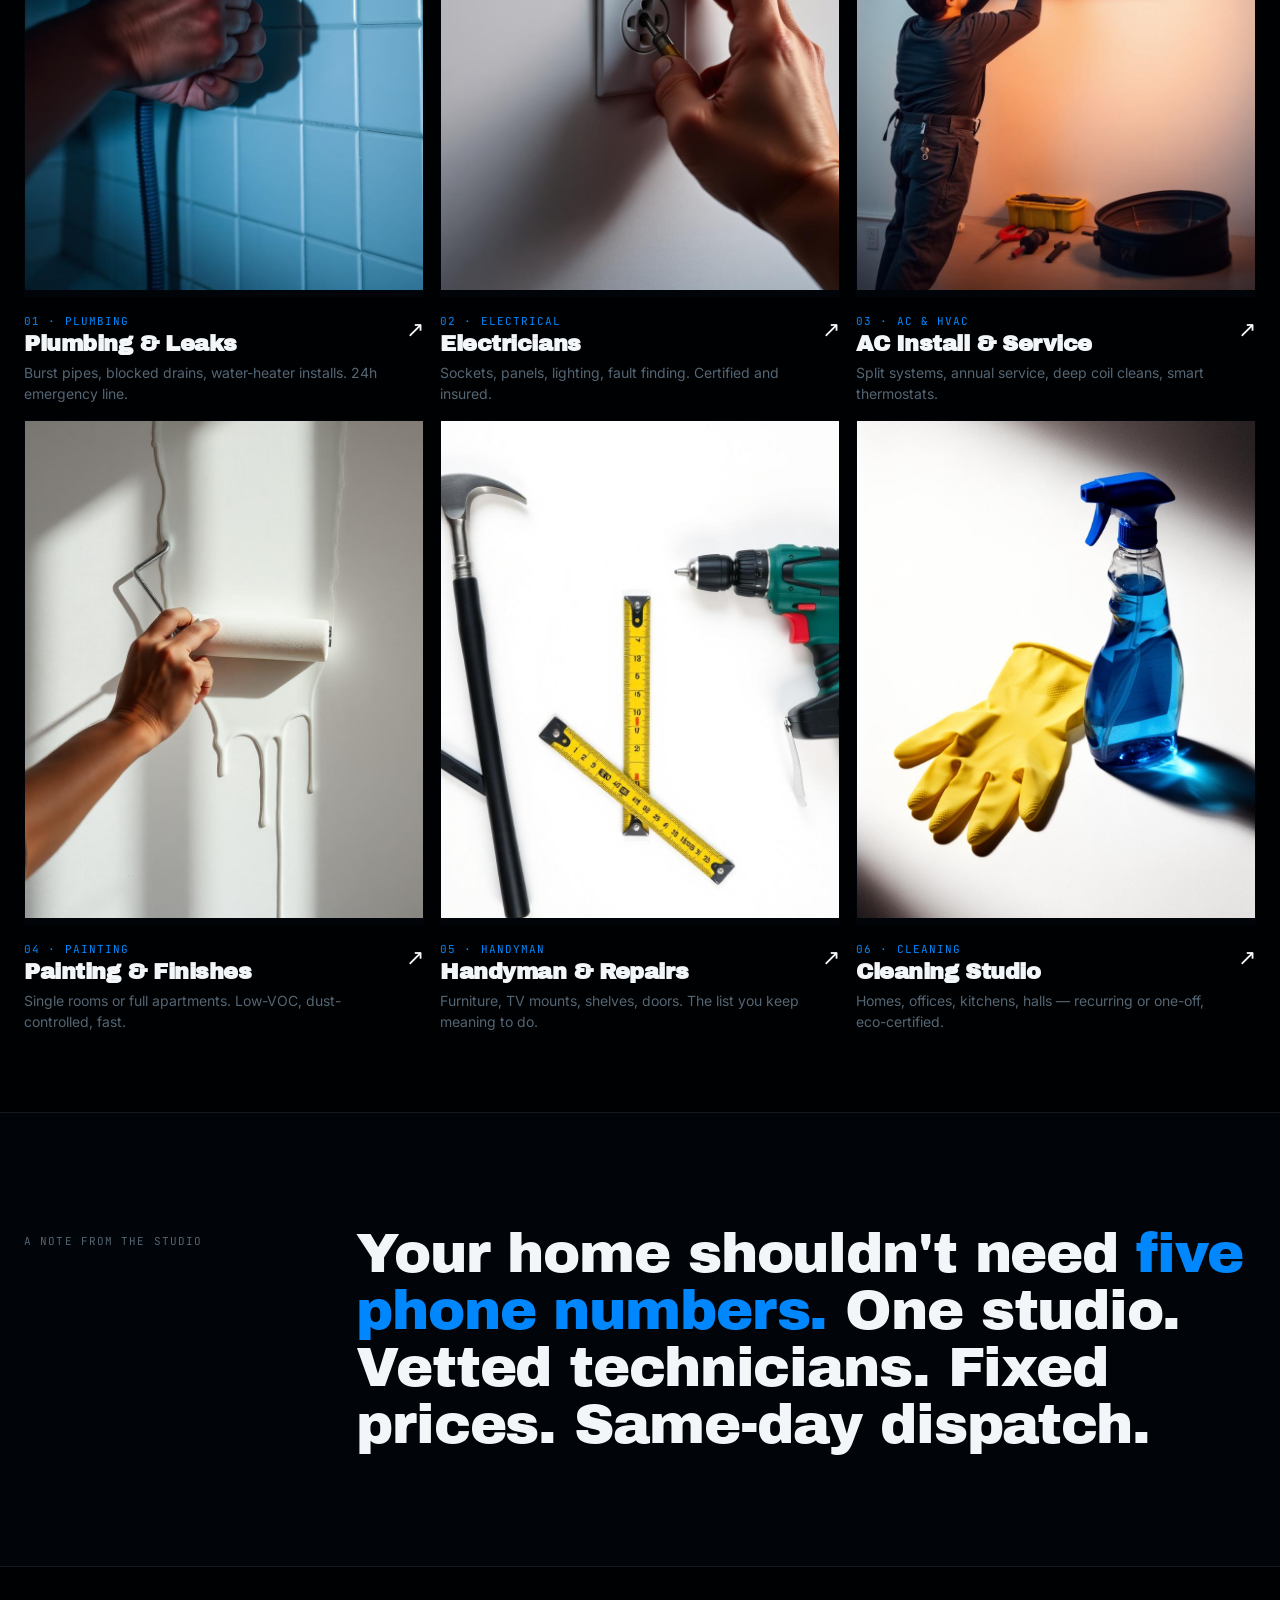
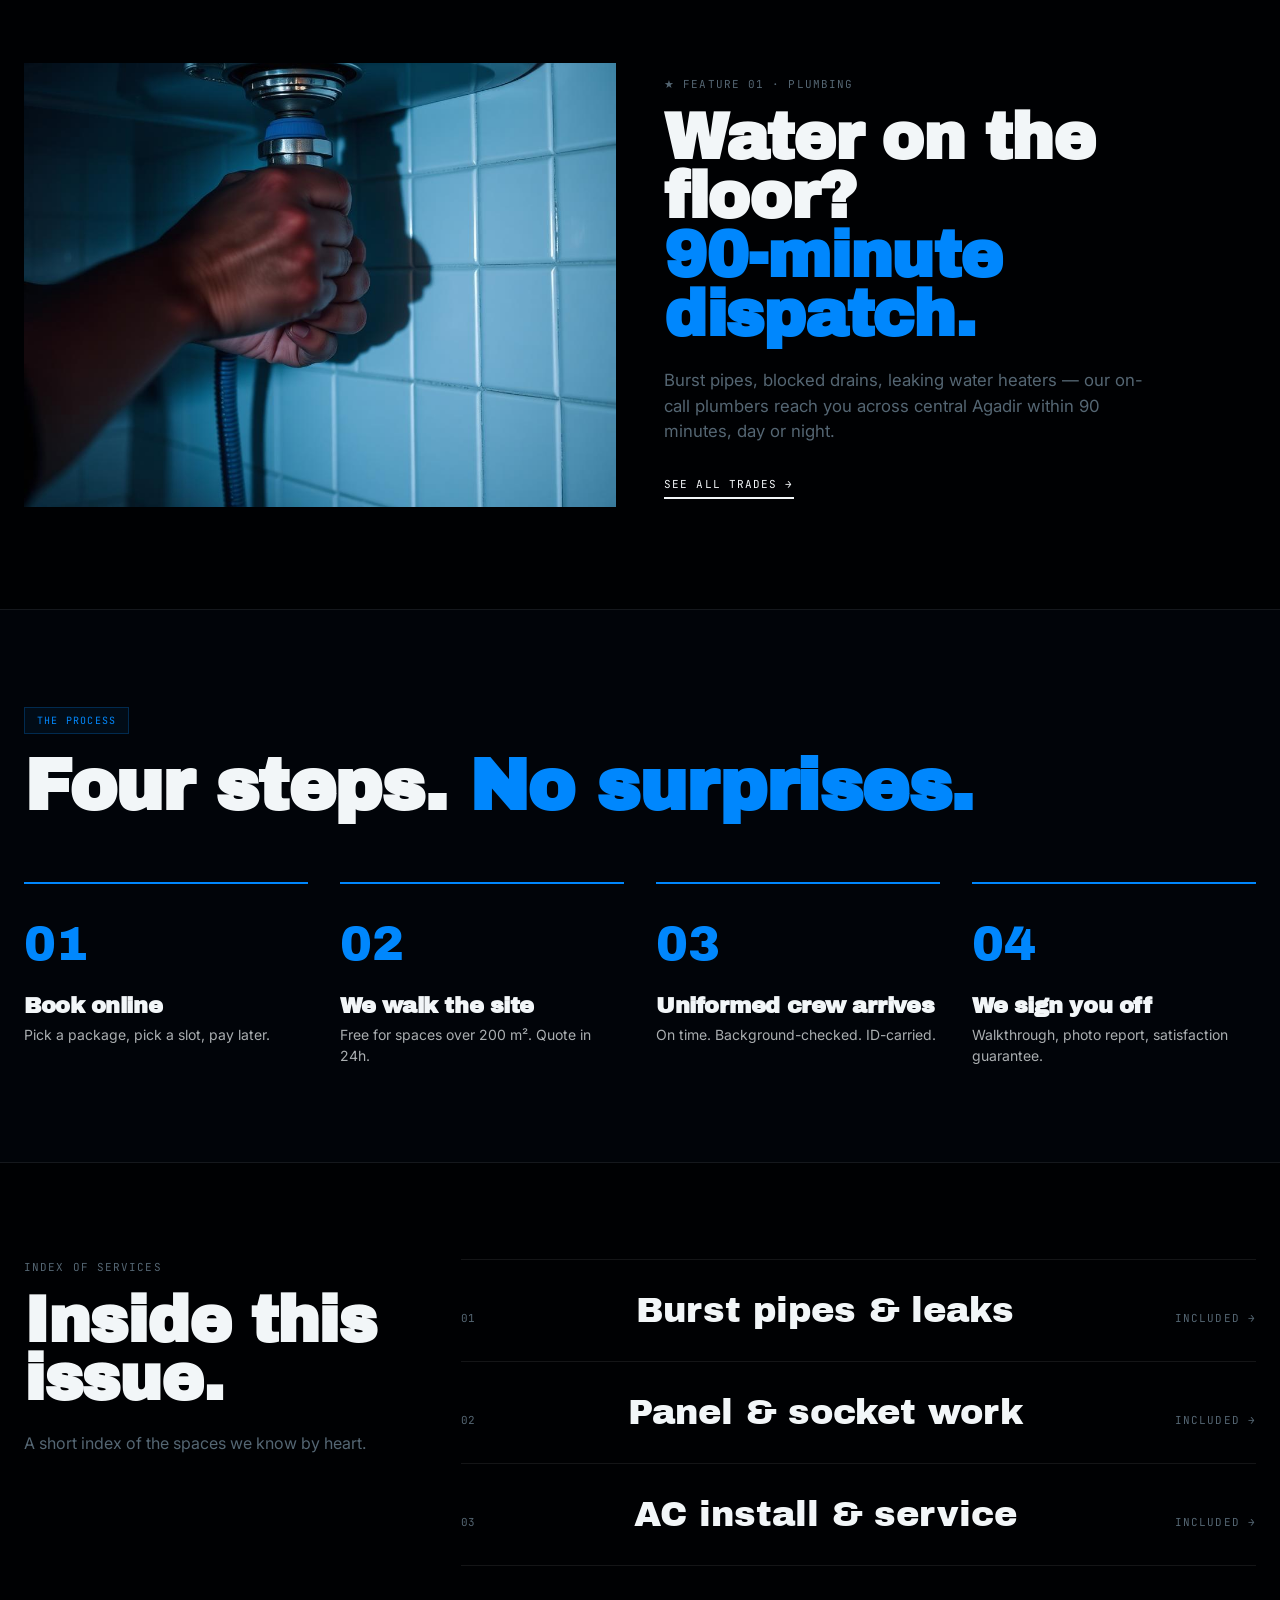
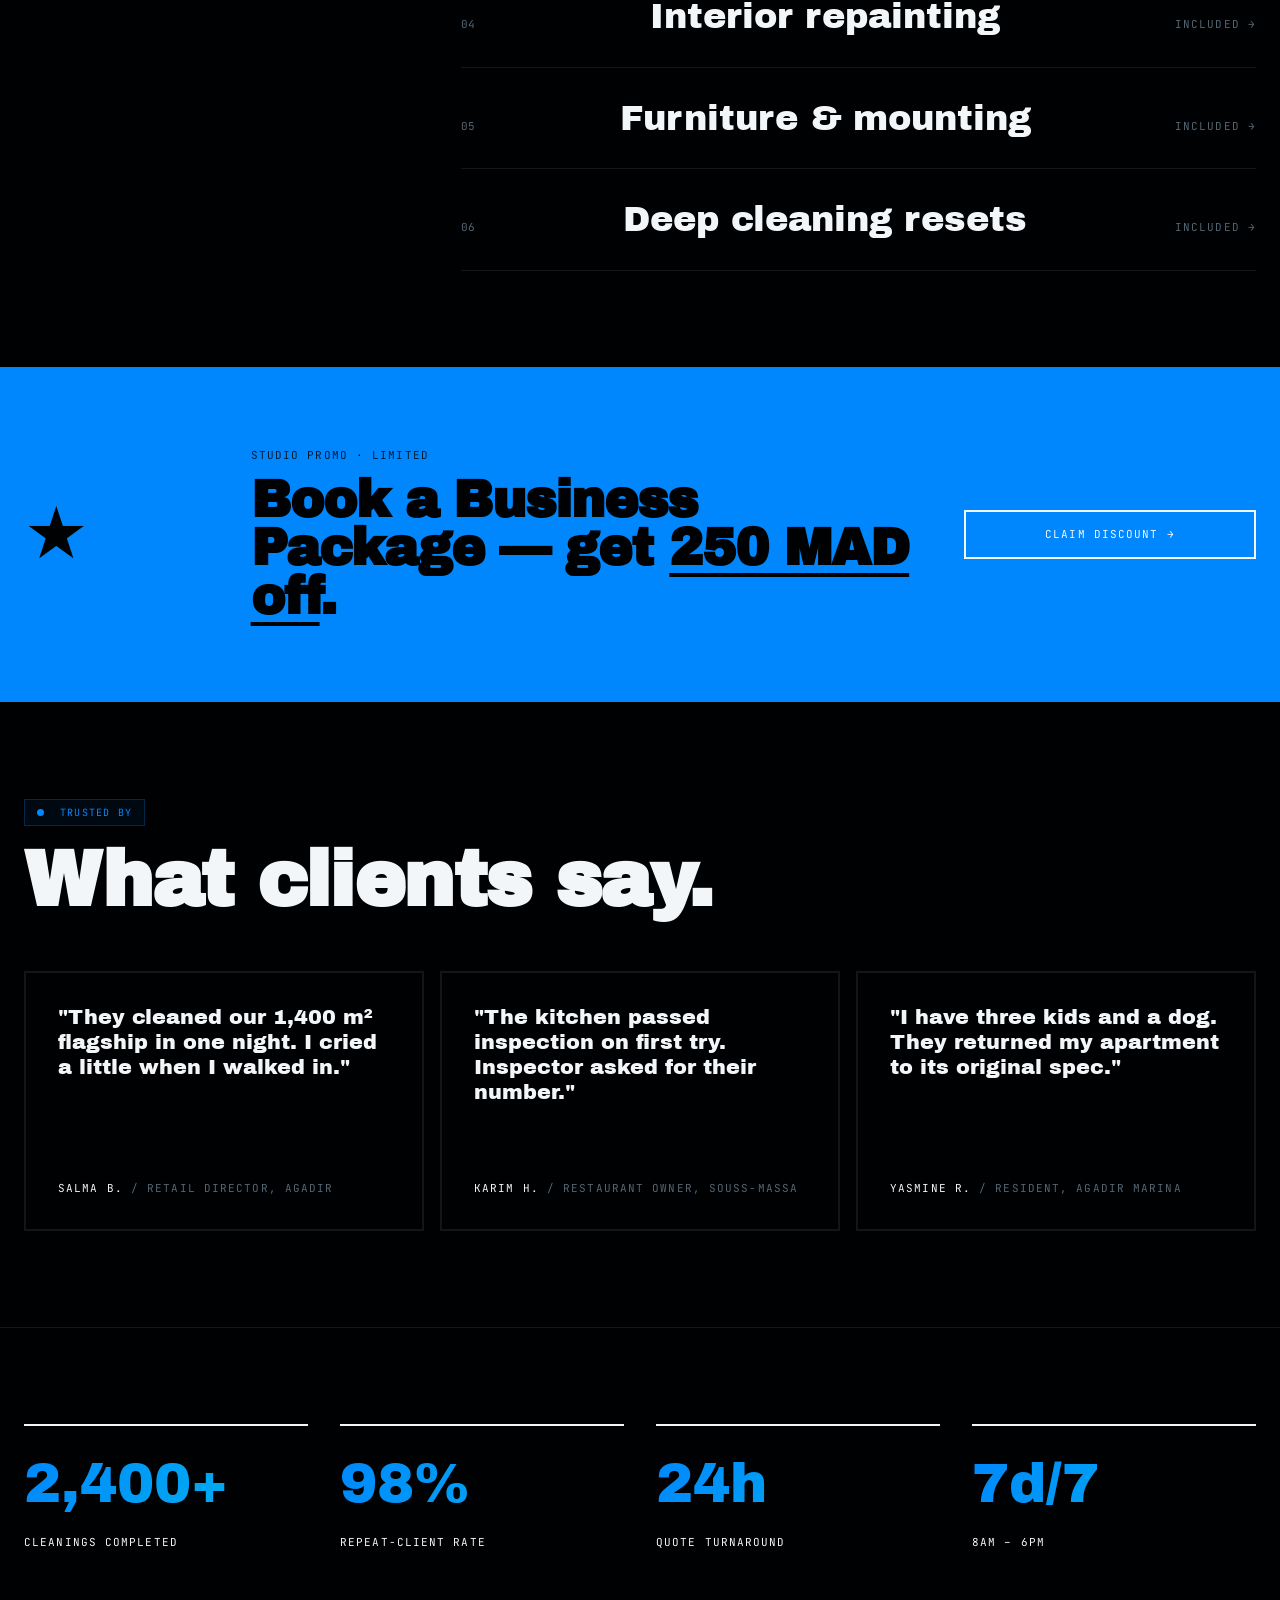
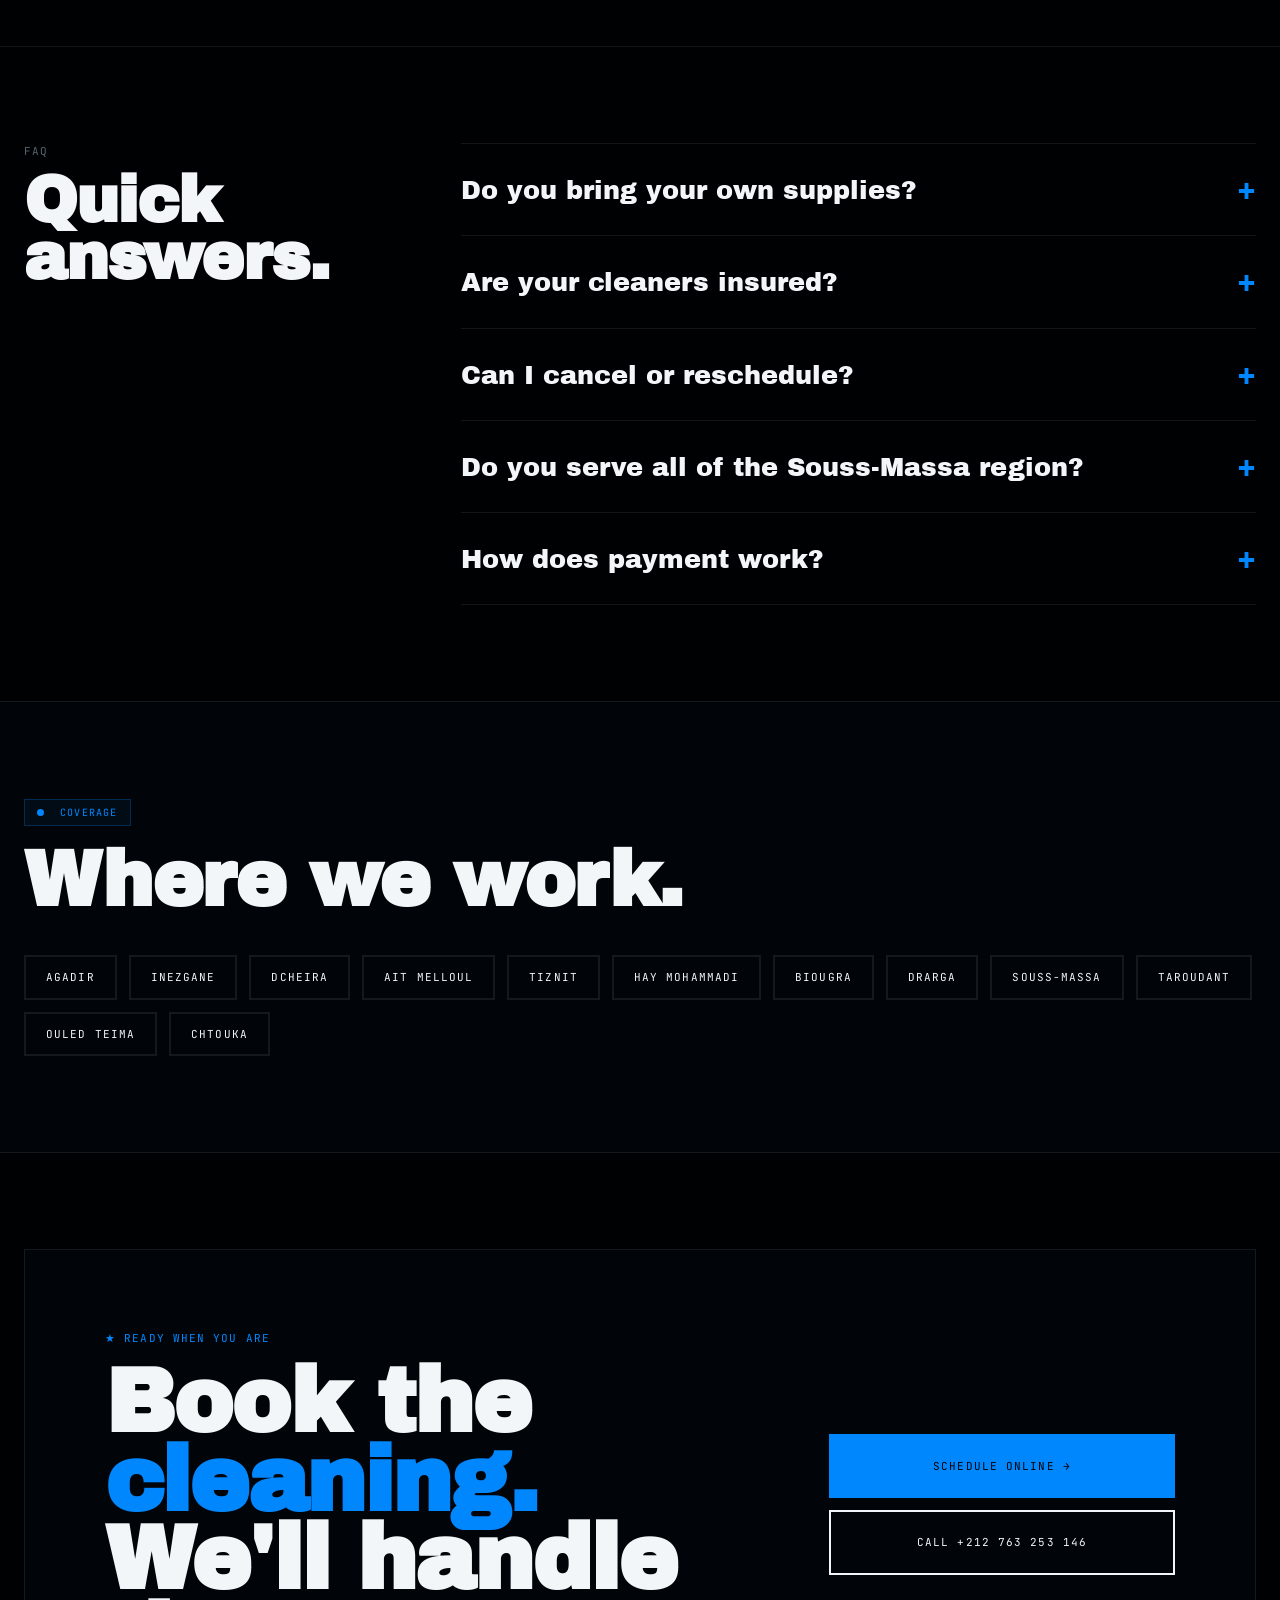
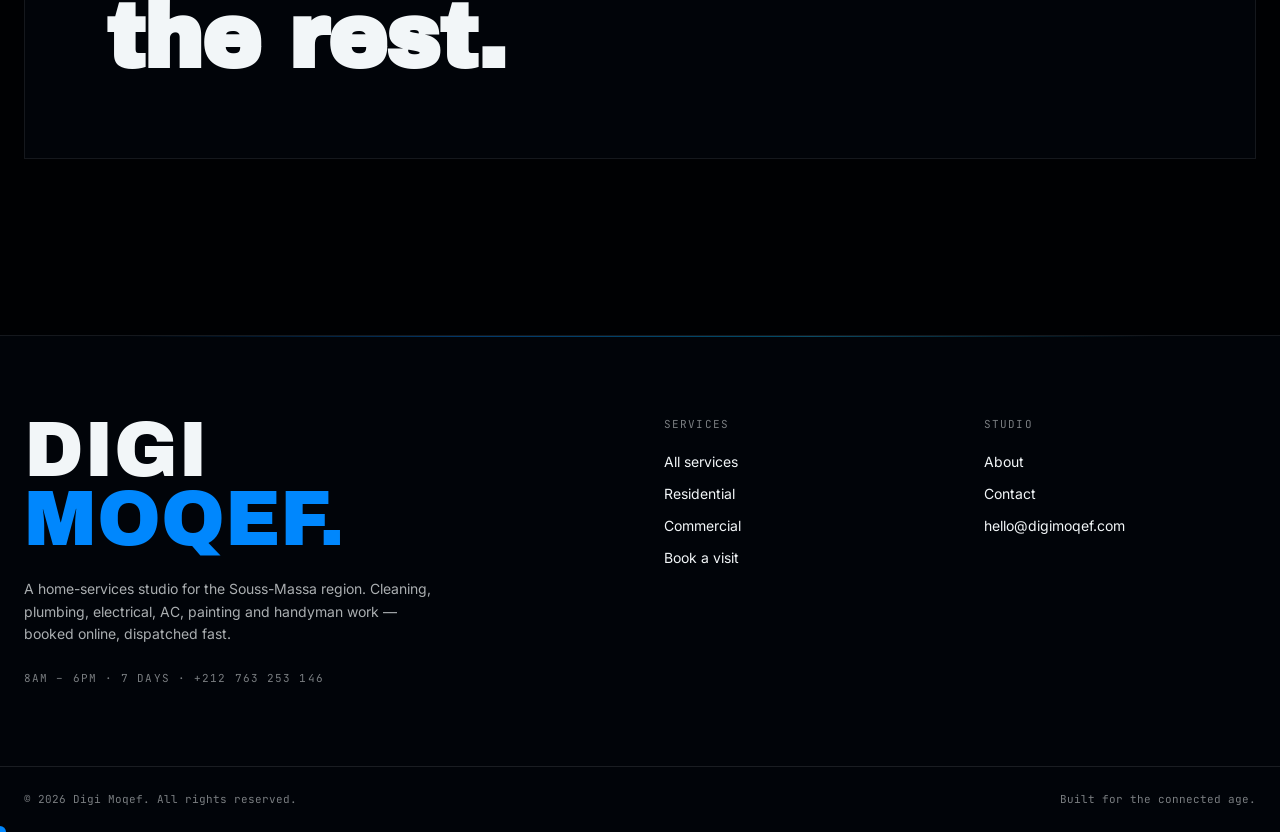
<file: home.html>
<!DOCTYPE html>
<html lang="en">
<head>
<meta charset="UTF-8"/><meta name="viewport" content="width=device-width,initial-scale=1"/>
<title>Digi Moqef — Home services, on call</title>
<meta name="description" content="Plumbing, electrical, AC, painting, handyman and cleaning. Booked online, dispatched same day."/>
<link rel="icon" type="image/svg+xml" href="./favicon.svg"/>
<link rel="stylesheet" href="./style.css"/>
</head>
<body>
<header>
  <div class="header-inner">
    <a href="./home.html" class="logo-wrap"><img src="./assets/digi-moqef-logo-sWGwJ2Eb.png" alt="Digi Moqef"/></a>
    <nav>
      <a href="./home.html" class="active">Home</a><a href="./services.html">Services</a><a href="./residential.html">Residential</a>
      <a href="./commercial.html">Commercial</a><a href="./about.html">About</a>
      <a href="./contact.html">Contact</a><a href="./book.html">Book</a>
    </nav>
    <a href="./contact.html" class="header-cta">Get in touch →</a>
    <button class="hamburger" id="hamburger"><span></span><span></span><span></span></button>
  </div>
  <div class="mobile-nav" id="mobile-nav">
    <a href="./home.html">Home</a><a href="./services.html">Services</a><a href="./residential.html">Residential</a>
    <a href="./commercial.html">Commercial</a><a href="./about.html">About</a><a href="./contact.html">Contact</a><a href="./book.html">Book</a>
  </div>
</header>

<!-- HERO -->
<section class="hero-border-glow" style="overflow:hidden">
  <div class="max-w" style="padding-top:40px;padding-bottom:16px;display:grid;grid-template-columns:7fr 5fr;gap:24px;align-items:start">
    <div>
      <div class="label-pill reveal"><span class="pulse-dot"></span>Issue 026 · Spring 2026 · Agadir</div>
      <h1 class="font-display reveal reveal-d1" style="font-size:clamp(5rem,15vw,11.5rem);line-height:.82">ONE CALL.<br/><span class="text-electric">EVERY</span><br/>FIX.</h1>
      <p class="reveal reveal-d2" style="margin-top:32px;max-width:520px;font-size:1.1rem;color:var(--muted-fg)">A home-services studio for the Souss-Massa region. Plumbers, electricians, AC technicians, painters, handymen and cleaners — booked online, dispatched same day.</p>
      <div class="reveal reveal-d3" style="margin-top:32px;display:flex;flex-wrap:wrap;gap:12px">
        <a href="./book.html" class="btn-primary">Book a technician →</a>
        <a href="tel:+212763253146" class="btn-outline">+212 763 253 146</a>
      </div>
    </div>
    <div class="reveal reveal-d1">
      <img src="./assets/hero-still-EROx2fsa.jpg" alt="Hero" style="width:100%;aspect-ratio:3/4;object-fit:cover"/>
    </div>
  </div>
  <div class="marquee-wrap">
    <div class="marquee">
      <span>★ 24h Emergency Plumbing</span><span style="opacity:.5">/</span><span>Certified Electricians</span><span style="opacity:.5">/</span><span>AC Install &amp; Service</span><span style="opacity:.5">/</span><span>Same-day Handyman</span><span style="opacity:.5">/</span><span>Painting in 48h</span><span style="opacity:.5">/</span><span>Cleaning 7d / 7</span><span style="opacity:.5">/</span><span>Insured &amp; bonded</span><span style="opacity:.5">/</span><span>Online booking</span><span style="opacity:.5">/</span><span>★ 24h Emergency Plumbing</span><span style="opacity:.5">/</span><span>Certified Electricians</span><span style="opacity:.5">/</span><span>AC Install &amp; Service</span><span style="opacity:.5">/</span><span>Same-day Handyman</span><span style="opacity:.5">/</span><span>Painting in 48h</span><span style="opacity:.5">/</span><span>Cleaning 7d / 7</span><span style="opacity:.5">/</span><span>Insured &amp; bonded</span><span style="opacity:.5">/</span><span>Online booking</span><span style="opacity:.5">/</span>
    </div>
  </div>
</section>

<!-- SERVICES GRID -->
<section style="padding:80px 0">
  <div class="max-w">
    <div class="reveal" style="display:flex;align-items:flex-end;justify-content:space-between;margin-bottom:40px;flex-wrap:wrap;gap:16px">
      <div>
        <div class="label-pill">Now showing</div>
        <h2 class="font-display" style="font-size:clamp(2.5rem,6vw,5rem);line-height:1">Every trade.<br/>One studio.</h2>
      </div>
      <p class="font-mono text-muted" style="font-size:11px;text-transform:uppercase;letter-spacing:.1em">06 trades / Agadir · Souss-Massa</p>
    </div>
    <div class="grid-3">
      <a href="./services.html" class="tile reveal reveal-d1"><div class="tile-img tile-sc-border"><span class="tile-float-label">Available</span><img src="./assets/plumbing-C3bn9IDT.jpg" alt="Plumbing" loading="lazy"/></div><div class="tile-meta"><div><p class="tile-kind">01 · Plumbing</p><h3 class="tile-ttl">Plumbing &amp; Leaks</h3><p class="tile-blurb">Burst pipes, blocked drains, water-heater installs. 24h emergency line.</p></div><span class="tile-arrow">↗</span></div></a>
      <a href="./services.html" class="tile reveal reveal-d2"><div class="tile-img tile-sc-border"><img src="./assets/electric-DHnEyYqZ.jpg" alt="Electrical" loading="lazy"/></div><div class="tile-meta"><div><p class="tile-kind">02 · Electrical</p><h3 class="tile-ttl">Electricians</h3><p class="tile-blurb">Sockets, panels, lighting, fault finding. Certified and insured.</p></div><span class="tile-arrow">↗</span></div></a>
      <a href="./services.html" class="tile reveal reveal-d3"><div class="tile-img tile-sc-border"><img src="./assets/hvac-CflyeSGO.jpg" alt="AC" loading="lazy"/></div><div class="tile-meta"><div><p class="tile-kind">03 · AC &amp; HVAC</p><h3 class="tile-ttl">AC Install &amp; Service</h3><p class="tile-blurb">Split systems, annual service, deep coil cleans, smart thermostats.</p></div><span class="tile-arrow">↗</span></div></a>
      <a href="./services.html" class="tile reveal reveal-d1"><div class="tile-img tile-sc-border"><img src="./assets/painting-CUWGACVF.jpg" alt="Painting" loading="lazy"/></div><div class="tile-meta"><div><p class="tile-kind">04 · Painting</p><h3 class="tile-ttl">Painting &amp; Finishes</h3><p class="tile-blurb">Single rooms or full apartments. Low-VOC, dust-controlled, fast.</p></div><span class="tile-arrow">↗</span></div></a>
      <a href="./services.html" class="tile reveal reveal-d2"><div class="tile-img tile-sc-border"><img src="./assets/handyman-Ce3gQN-e.jpg" alt="Handyman" loading="lazy"/></div><div class="tile-meta"><div><p class="tile-kind">05 · Handyman</p><h3 class="tile-ttl">Handyman &amp; Repairs</h3><p class="tile-blurb">Furniture, TV mounts, shelves, doors. The list you keep meaning to do.</p></div><span class="tile-arrow">↗</span></div></a>
      <a href="./residential.html" class="tile reveal reveal-d3"><div class="tile-img tile-sc-border"><img src="./assets/hero-still-EROx2fsa.jpg" alt="Cleaning" loading="lazy"/></div><div class="tile-meta"><div><p class="tile-kind">06 · Cleaning</p><h3 class="tile-ttl">Cleaning Studio</h3><p class="tile-blurb">Homes, offices, kitchens, halls — recurring or one-off, eco-certified.</p></div><span class="tile-arrow">↗</span></div></a>
    </div>
  </div>
</section>

<!-- MANIFESTO -->
<section class="border-t border-b bg-mist">
  <div class="max-w reveal" style="padding:112px 24px;display:grid;grid-template-columns:3fr 9fr;gap:32px;align-items:start">
    <p class="font-mono text-muted" style="font-size:11px;text-transform:uppercase;letter-spacing:.1em;padding-top:8px">A note from the studio</p>
    <p class="font-display" style="font-size:clamp(1.8rem,4.5vw,3.5rem);line-height:1.02">Your home shouldn't need <span class="text-electric">five phone numbers.</span> One studio. Vetted technicians. Fixed prices. Same-day dispatch.</p>
  </div>
</section>

<!-- SPLIT FEATURE -->
<section style="padding:96px 0">
  <div class="max-w">
    <div class="grid-2" style="align-items:center">
      <div class="reveal" style="overflow:hidden"><img src="./assets/plumbing-C3bn9IDT.jpg" alt="Plumber" loading="lazy" style="width:100%;aspect-ratio:4/3;object-fit:cover"/></div>
      <div class="reveal reveal-d2">
        <p class="font-mono text-muted" style="font-size:11px;text-transform:uppercase;letter-spacing:.1em;margin-bottom:16px">★ Feature 01 · Plumbing</p>
        <h2 class="font-display" style="font-size:clamp(2.5rem,5vw,4.5rem);line-height:.92">Water on the floor?<br/><span class="text-electric">90-minute dispatch.</span></h2>
        <p style="margin-top:24px;font-size:1.05rem;color:var(--muted-fg);max-width:480px">Burst pipes, blocked drains, leaking water heaters — our on-call plumbers reach you across central Agadir within 90 minutes, day or night.</p>
        <a href="./services.html" style="display:inline-block;margin-top:32px;border-bottom:2px solid var(--ink);font-family:'JetBrains Mono',monospace;font-size:11px;text-transform:uppercase;letter-spacing:.1em;padding-bottom:4px;text-decoration:none;color:var(--ink);transition:color .2s,border-color .2s">See all trades →</a>
      </div>
    </div>
  </div>
</section>

<!-- PROCESS (dark band) -->
<section class="border-t border-b" style="background:var(--mist)">
  <div class="max-w" style="padding:96px 24px">
    <div class="label-pill reveal">The process</div>
    <h2 class="font-display reveal" style="font-size:clamp(2.5rem,6vw,4.5rem);margin-bottom:64px">Four steps. <span class="text-electric">No surprises.</span></h2>
    <div class="grid-4">
      <div class="step reveal reveal-d1"><p class="step-n">01</p><h3 class="step-t">Book online</h3><p class="step-b">Pick a package, pick a slot, pay later.</p></div>
      <div class="step reveal reveal-d2"><p class="step-n">02</p><h3 class="step-t">We walk the site</h3><p class="step-b">Free for spaces over 200 m². Quote in 24h.</p></div>
      <div class="step reveal reveal-d3"><p class="step-n">03</p><h3 class="step-t">Uniformed crew arrives</h3><p class="step-b">On time. Background-checked. ID-carried.</p></div>
      <div class="step reveal reveal-d4"><p class="step-n">04</p><h3 class="step-t">We sign you off</h3><p class="step-b">Walkthrough, photo report, satisfaction guarantee.</p></div>
    </div>
  </div>
</section>

<!-- TOC -->
<section style="padding:96px 0">
  <div class="max-w">
    <div style="display:grid;grid-template-columns:4fr 8fr;gap:40px;align-items:start">
      <div class="reveal">
        <p class="font-mono text-muted" style="font-size:11px;text-transform:uppercase;letter-spacing:.1em;margin-bottom:16px">Index of services</p>
        <h2 class="font-display" style="font-size:clamp(2.5rem,5vw,4rem)">Inside this issue.</h2>
        <p style="margin-top:24px;color:var(--muted-fg)">A short index of the spaces we know by heart.</p>
      </div>
      <ul class="reveal reveal-d2" style="list-style:none">
        <li class="toc-item"><span class="toc-n">01</span><span class="toc-t">Burst pipes &amp; leaks</span><span class="toc-link">Included →</span></li>
        <li class="toc-item"><span class="toc-n">02</span><span class="toc-t">Panel &amp; socket work</span><span class="toc-link">Included →</span></li>
        <li class="toc-item"><span class="toc-n">03</span><span class="toc-t">AC install &amp; service</span><span class="toc-link">Included →</span></li>
        <li class="toc-item"><span class="toc-n">04</span><span class="toc-t">Interior repainting</span><span class="toc-link">Included →</span></li>
        <li class="toc-item"><span class="toc-n">05</span><span class="toc-t">Furniture &amp; mounting</span><span class="toc-link">Included →</span></li>
        <li class="toc-item"><span class="toc-n">06</span><span class="toc-t">Deep cleaning resets</span><span class="toc-link">Included →</span></li>
      </ul>
    </div>
  </div>
</section>

<!-- PROMO -->
<section class="bg-electric">
  <div class="max-w" style="padding:80px 24px;display:grid;grid-template-columns:2fr 7fr 3fr;gap:32px;align-items:center">
    <div class="font-display reveal" style="font-size:4.5rem">★</div>
    <div class="reveal reveal-d1">
      <p class="font-mono" style="font-size:11px;text-transform:uppercase;letter-spacing:.1em;opacity:.8;margin-bottom:12px">Studio promo · Limited</p>
      <h2 class="font-display" style="font-size:clamp(2rem,4vw,3.5rem);line-height:.95">Book a Business Package — get <span style="text-decoration:underline;text-decoration-thickness:4px;text-underline-offset:8px">250 MAD off</span>.</h2>
    </div>
    <a href="./book.html" class="btn-outline-paper reveal reveal-d2">Claim discount →</a>
  </div>
</section>

<!-- TESTIMONIALS -->
<section style="padding:96px 0">
  <div class="max-w">
    <div class="label-pill reveal"><span class="pulse-dot"></span>Trusted by</div>
    <h2 class="font-display reveal" style="font-size:clamp(2.5rem,6vw,5rem);margin-bottom:56px">What clients say.</h2>
    <div class="grid-3">
      <figure class="testimonial reveal reveal-d1"><blockquote>"They cleaned our 1,400 m² flagship in one night. I cried a little when I walked in."</blockquote><figcaption>Salma B. <span class="role">/ Retail Director, Agadir</span></figcaption></figure>
      <figure class="testimonial reveal reveal-d2"><blockquote>"The kitchen passed inspection on first try. Inspector asked for their number."</blockquote><figcaption>Karim H. <span class="role">/ Restaurant Owner, Souss-Massa</span></figcaption></figure>
      <figure class="testimonial reveal reveal-d3"><blockquote>"I have three kids and a dog. They returned my apartment to its original spec."</blockquote><figcaption>Yasmine R. <span class="role">/ Resident, Agadir Marina</span></figcaption></figure>
    </div>
  </div>
</section>

<!-- STATS -->
<section class="border-t border-b">
  <div class="max-w" style="padding:96px 24px">
    <div class="grid-4">
      <div class="stat reveal reveal-d1"><p class="stat-n stat-num">2,400+</p><p class="stat-l">Cleanings completed</p></div>
      <div class="stat reveal reveal-d2"><p class="stat-n stat-num">98%</p><p class="stat-l">Repeat-client rate</p></div>
      <div class="stat reveal reveal-d3"><p class="stat-n stat-num">24h</p><p class="stat-l">Quote turnaround</p></div>
      <div class="stat reveal reveal-d4"><p class="stat-n stat-num">7d/7</p><p class="stat-l">8AM – 6PM</p></div>
    </div>
  </div>
</section>

<!-- FAQ -->
<section style="padding:96px 0">
  <div class="max-w">
    <div style="display:grid;grid-template-columns:4fr 8fr;gap:40px;align-items:start">
      <div class="reveal">
        <p class="font-mono text-muted" style="font-size:11px;text-transform:uppercase;letter-spacing:.1em;margin-bottom:12px">FAQ</p>
        <h2 class="font-display" style="font-size:clamp(2.5rem,5vw,4rem)">Quick answers.</h2>
      </div>
      <dl class="reveal reveal-d2">
        <details><summary><span class="summary-q">Do you bring your own supplies?</span><span class="summary-plus">+</span></summary><p class="faq-answer">Yes. Eco-certified products and hospital-grade disinfectants, all included.</p></details>
        <details><summary><span class="summary-q">Are your cleaners insured?</span><span class="summary-plus">+</span></summary><p class="faq-answer">Every cleaner is fully insured, bonded, and background-checked before their first shift.</p></details>
        <details><summary><span class="summary-q">Can I cancel or reschedule?</span><span class="summary-plus">+</span></summary><p class="faq-answer">Up to 12 hours before your visit, free of charge. No questions, no fees.</p></details>
        <details><summary><span class="summary-q">Do you serve all of the Souss-Massa region?</span><span class="summary-plus">+</span></summary><p class="faq-answer">Agadir, Inezgane, Tiznit, Taroudant — and the wider Souss-Massa region.</p></details>
        <details><summary><span class="summary-q">How does payment work?</span><span class="summary-plus">+</span></summary><p class="faq-answer">Book online, no charge until the cleaning is signed off. Card, bank transfer, or cash.</p></details>
      </dl>
    </div>
  </div>
</section>

<!-- COVERAGE -->
<section class="border-t border-b bg-mist">
  <div class="max-w" style="padding:96px 24px">
    <div class="label-pill reveal"><span class="pulse-dot"></span>Coverage</div>
    <h2 class="font-display reveal" style="font-size:clamp(2.5rem,6vw,5rem);margin-bottom:40px">Where we work.</h2>
    <div class="tags reveal reveal-d1">
      <span class="tag"><span>Agadir</span></span><span class="tag"><span>Inezgane</span></span><span class="tag"><span>Dcheira</span></span><span class="tag"><span>Ait Melloul</span></span><span class="tag"><span>Tiznit</span></span><span class="tag"><span>Hay Mohammadi</span></span><span class="tag"><span>Biougra</span></span><span class="tag"><span>Drarga</span></span><span class="tag"><span>Souss-Massa</span></span><span class="tag"><span>Taroudant</span></span><span class="tag"><span>Ouled Teima</span></span><span class="tag"><span>Chtouka</span></span>
    </div>
  </div>
</section>

<!-- CTA -->
<section style="padding:96px 0">
  <div class="max-w">
    <div class="bg-mist reveal" style="padding:80px;display:grid;grid-template-columns:8fr 4fr;gap:32px;align-items:center;border:1px solid var(--border)">
      <div>
        <p class="font-mono text-electric" style="font-size:11px;text-transform:uppercase;letter-spacing:.1em;margin-bottom:16px">★ Ready when you are</p>
        <h2 class="font-display" style="font-size:clamp(3rem,7vw,7rem);line-height:.88">Book the<br/><span class="text-electric">cleaning.</span><br/>We'll handle the rest.</h2>
      </div>
      <div style="display:flex;flex-direction:column;gap:12px">
        <a href="./book.html" class="btn-primary" style="text-align:center;padding:24px">Schedule online →</a>
        <a href="tel:+212763253146" class="btn-outline" style="text-align:center;padding:22px">Call +212 763 253 146</a>
      </div>
    </div>
  </div>
</section>

<footer>
  <div class="footer-inner">
    <div class="footer-brand"><p class="footer-title">DIGI<br/><span class="el">MOQEF.</span></p><p class="footer-desc">A home-services studio for the Souss-Massa region. Cleaning, plumbing, electrical, AC, painting and handyman work — booked online, dispatched fast.</p><p class="footer-hours">8AM – 6PM · 7 days · +212 763 253 146</p></div>
    <div class="footer-col"><p class="footer-col-title">Services</p><ul><li><a href="./services.html">All services</a></li><li><a href="./residential.html">Residential</a></li><li><a href="./commercial.html">Commercial</a></li><li><a href="./book.html">Book a visit</a></li></ul></div>
    <div class="footer-col"><p class="footer-col-title">Studio</p><ul><li><a href="./about.html">About</a></li><li><a href="./contact.html">Contact</a></li><li><a href="mailto:hello@digimoqef.com">hello@digimoqef.com</a></li></ul></div>
  </div>
  <div class="footer-bottom"><div class="footer-bottom-inner"><p>© 2026 Digi Moqef. All rights reserved.</p><p>Built for the connected age.</p></div></div>
</footer>
<script src="./shared.js"></script>
</body></html>
</file>
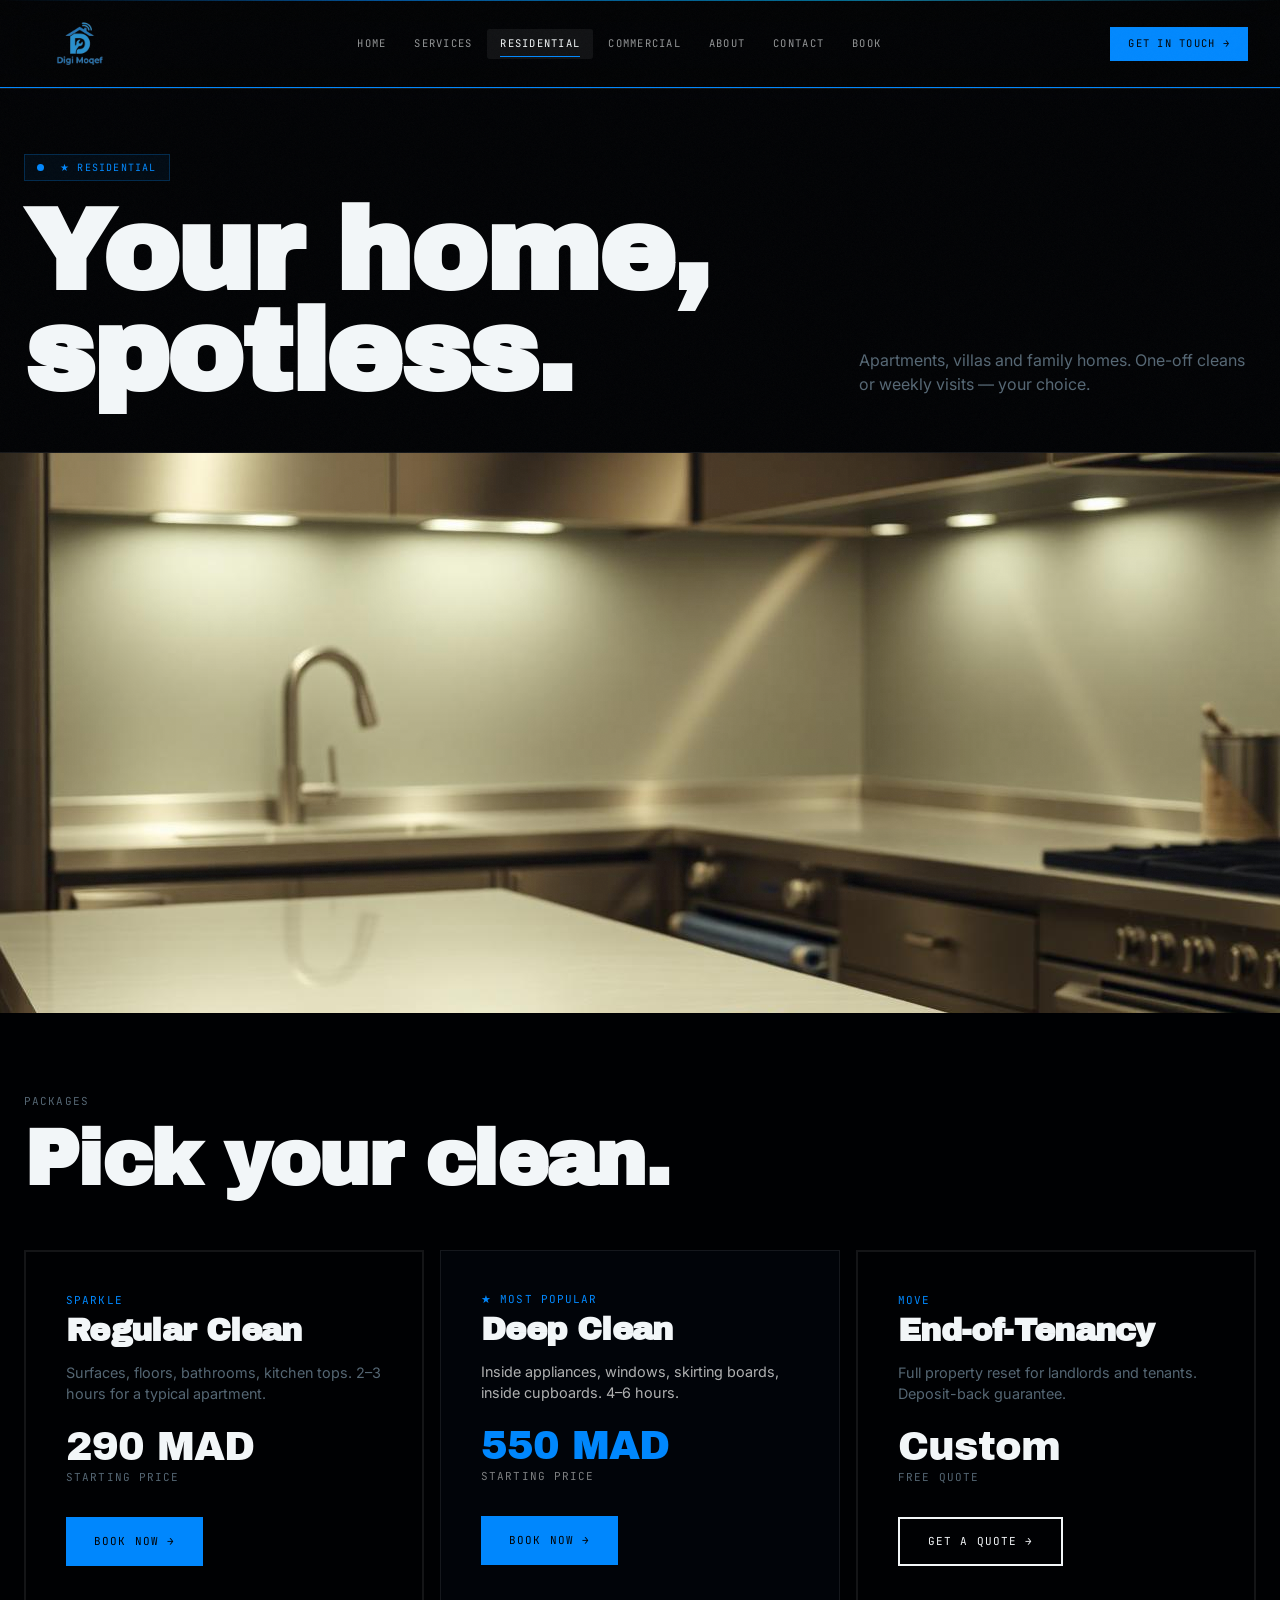
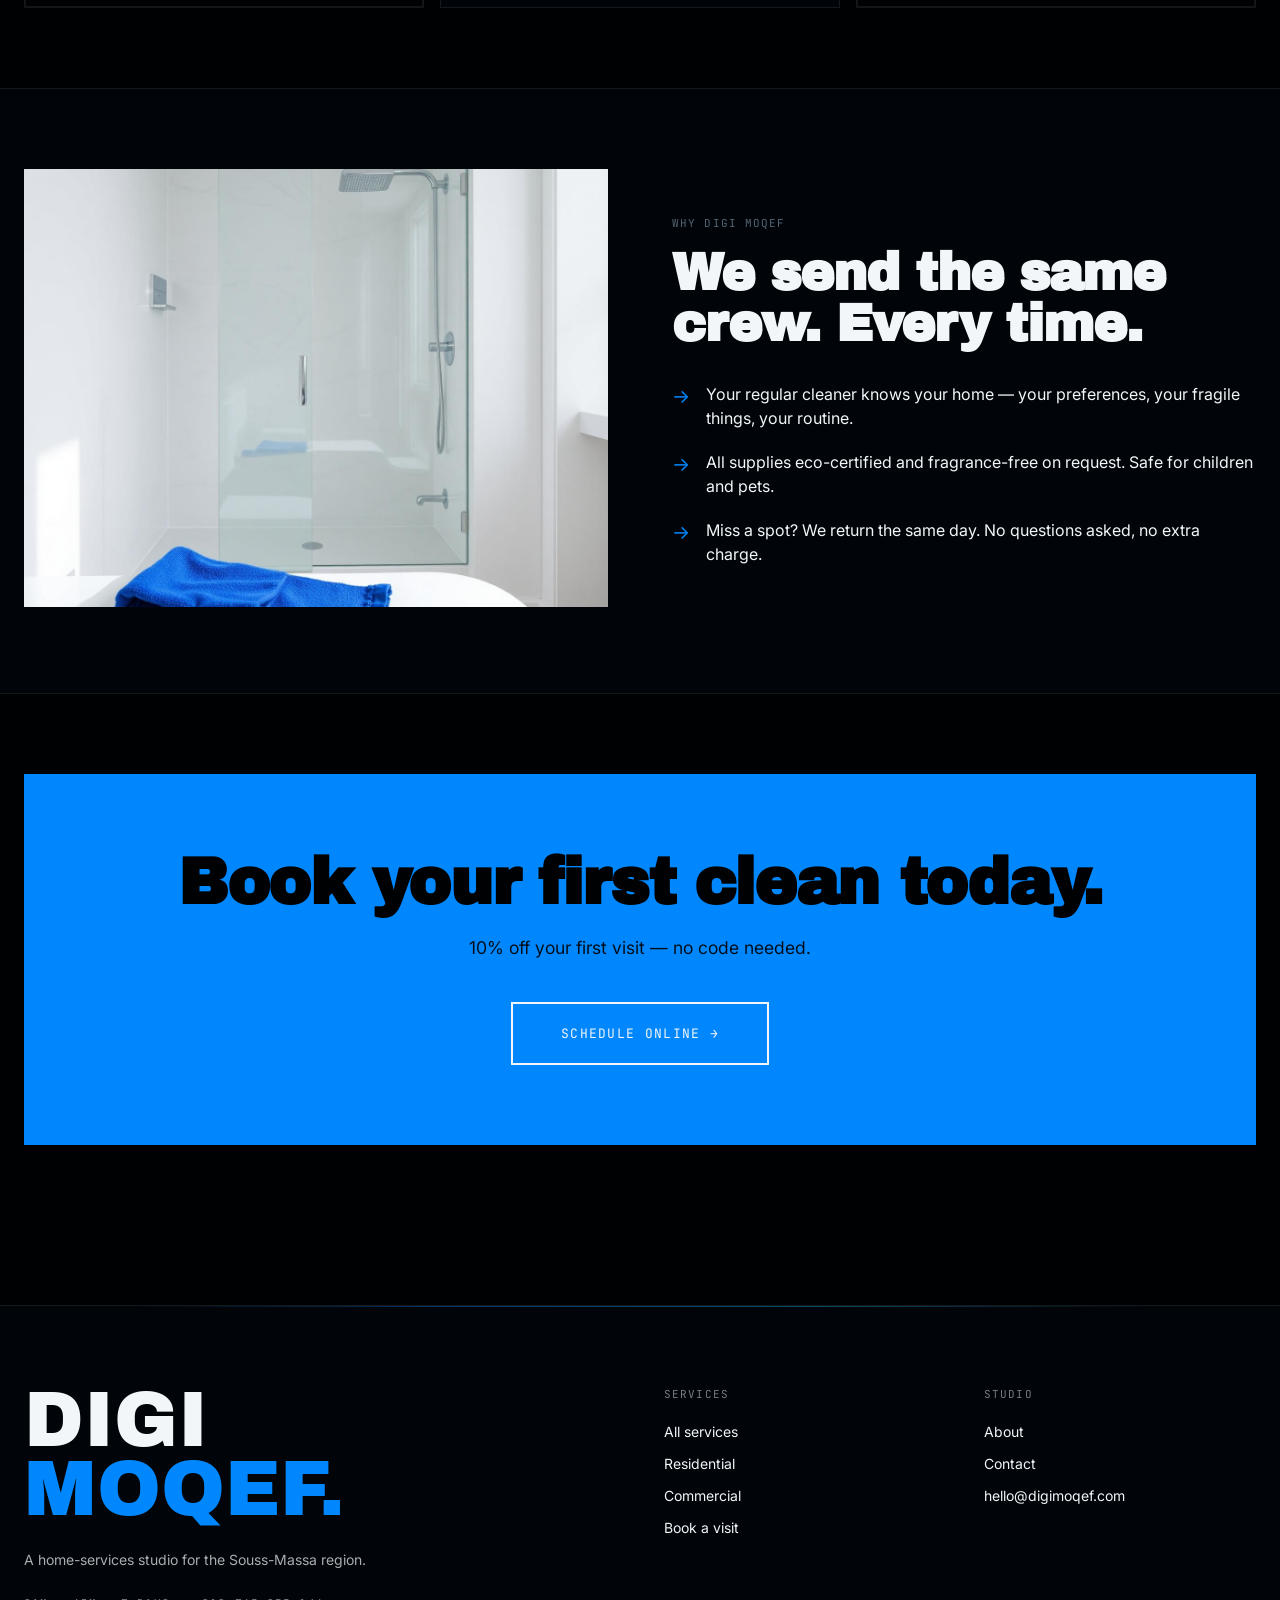
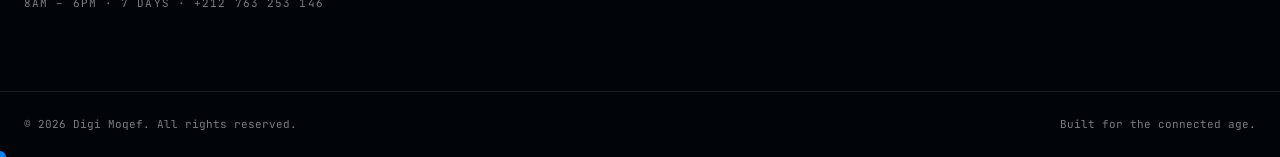
<file: residential.html>
<!DOCTYPE html>
<html lang="en">
<head>
<meta charset="UTF-8"/>
<meta name="viewport" content="width=device-width,initial-scale=1"/>
<title>Residential — Digi Moqef</title>
<meta name="description" content="Home cleaning for apartments, villas and families. Recurring or one-off, eco-certified."/>
<link rel="icon" type="image/svg+xml" href="./favicon.svg"/>
<link rel="stylesheet" href="./style.css"/>
</head>
<body>

<header>
  <div class="header-inner">
    <a href="./home.html" class="logo-wrap"><img src="./assets/digi-moqef-logo-sWGwJ2Eb.png" alt="Digi Moqef"/></a>
    <nav>
      <a href="./home.html">Home</a><a href="./services.html">Services</a><a href="./residential.html" class="active">Residential</a>
      <a href="./commercial.html">Commercial</a><a href="./about.html">About</a>
      <a href="./contact.html">Contact</a><a href="./book.html">Book</a>
    </nav>
    <a href="./contact.html" class="header-cta">Get in touch →</a>
    <button class="hamburger" id="hamburger" aria-label="Menu"><span></span><span></span><span></span></button>
  </div>
  <div class="mobile-nav" id="mobile-nav">
    <a href="./home.html">Home</a><a href="./services.html">Services</a><a href="./residential.html">Residential</a>
    <a href="./commercial.html">Commercial</a><a href="./about.html">About</a>
    <a href="./contact.html">Contact</a><a href="./book.html">Book</a>
  </div>
</header>

<section class="border-b">
  <div class="max-w" style="padding-top:64px;padding-bottom:48px;display:grid;grid-template-columns:8fr 4fr;gap:40px;align-items:flex-end">
    <div>
      <div class="label-pill reveal"><span class="pulse-dot"></span>★ Residential</div>
      <h1 class="font-display reveal" style="font-size:clamp(3rem,9vw,8rem);line-height:.88">Your home,<br/>spotless.</h1>
    </div>
    <p class="text-muted" style="padding-bottom:8px">Apartments, villas and family homes. One-off cleans or weekly visits — your choice.</p>
  </div>
</section>

<!-- PHOTO FULL -->
<section>
  <img src="./assets/kitchen-Z6EZV6Ii.jpg" alt="Clean kitchen" style="width:100%;aspect-ratio:16/7;object-fit:cover;display:block"/>
</section>

<!-- PACKAGES -->
<section style="padding:80px 0">
  <div class="max-w">
    <p class="font-mono text-muted" style="font-size:11px;text-transform:uppercase;letter-spacing:.1em;margin-bottom:16px">Packages</p>
    <h2 class="font-display" style="font-size:clamp(2.5rem,6vw,5rem);margin-bottom:56px">Pick your clean.</h2>
    <div class="grid-3">
      <div style="border:2px solid var(--border);padding:40px">
        <p class="font-mono text-electric" style="font-size:11px;text-transform:uppercase;letter-spacing:.1em;margin-bottom:8px">Sparkle</p>
        <h3 class="font-display" style="font-size:2rem;margin-bottom:16px">Regular Clean</h3>
        <p class="text-muted" style="margin-bottom:24px;font-size:.9rem">Surfaces, floors, bathrooms, kitchen tops. 2–3 hours for a typical apartment.</p>
        <p class="font-display" style="font-size:2.5rem;margin-bottom:4px">290 MAD</p>
        <p class="font-mono text-muted" style="font-size:11px;text-transform:uppercase;letter-spacing:.1em;margin-bottom:32px">Starting price</p>
        <a href="./book.html" class="btn-primary">Book now →</a>
      </div>
      <div style="border:2px solid var(--border);padding:40px;background:var(--mist);border:1px solid var(--border)">
        <p class="font-mono text-electric" style="font-size:11px;text-transform:uppercase;letter-spacing:.1em;margin-bottom:8px">★ Most popular</p>
        <h3 class="font-display" style="font-size:2rem;margin-bottom:16px">Deep Clean</h3>
        <p style="margin-bottom:24px;font-size:.9rem;color:rgba(250,250,248,.7)">Inside appliances, windows, skirting boards, inside cupboards. 4–6 hours.</p>
        <p class="font-display text-electric" style="font-size:2.5rem;margin-bottom:4px">550 MAD</p>
        <p class="font-mono" style="font-size:11px;text-transform:uppercase;letter-spacing:.1em;color:rgba(250,250,248,.5);margin-bottom:32px">Starting price</p>
        <a href="./book.html" class="btn-primary">Book now →</a>
      </div>
      <div style="border:2px solid var(--border);padding:40px">
        <p class="font-mono text-electric" style="font-size:11px;text-transform:uppercase;letter-spacing:.1em;margin-bottom:8px">Move</p>
        <h3 class="font-display" style="font-size:2rem;margin-bottom:16px">End-of-Tenancy</h3>
        <p class="text-muted" style="margin-bottom:24px;font-size:.9rem">Full property reset for landlords and tenants. Deposit-back guarantee.</p>
        <p class="font-display" style="font-size:2.5rem;margin-bottom:4px">Custom</p>
        <p class="font-mono text-muted" style="font-size:11px;text-transform:uppercase;letter-spacing:.1em;margin-bottom:32px">Free quote</p>
        <a href="./contact.html" class="btn-outline">Get a quote →</a>
      </div>
    </div>
  </div>
</section>

<!-- BEFORE/AFTER SPLIT -->
<section class="border-t border-b bg-mist">
  <div class="max-w" style="padding:80px 24px">
    <div class="grid-2" style="align-items:center;gap:64px">
      <div>
        <img src="./assets/bath-BaIueVzd.jpg" alt="Clean bathroom" loading="lazy" style="width:100%;aspect-ratio:4/3;object-fit:cover"/>
      </div>
      <div>
        <p class="font-mono text-muted" style="font-size:11px;text-transform:uppercase;letter-spacing:.1em;margin-bottom:16px">Why Digi Moqef</p>
        <h2 class="font-display" style="font-size:clamp(2rem,4vw,3.5rem);line-height:1;margin-bottom:32px">We send the same crew. Every time.</h2>
        <div style="display:flex;flex-direction:column;gap:20px">
          <div style="display:flex;gap:16px;align-items:flex-start"><span class="text-electric" style="font-size:1.2rem;flex-shrink:0">→</span><p>Your regular cleaner knows your home — your preferences, your fragile things, your routine.</p></div>
          <div style="display:flex;gap:16px;align-items:flex-start"><span class="text-electric" style="font-size:1.2rem;flex-shrink:0">→</span><p>All supplies eco-certified and fragrance-free on request. Safe for children and pets.</p></div>
          <div style="display:flex;gap:16px;align-items:flex-start"><span class="text-electric" style="font-size:1.2rem;flex-shrink:0">→</span><p>Miss a spot? We return the same day. No questions asked, no extra charge.</p></div>
        </div>
      </div>
    </div>
  </div>
</section>

<!-- CTA -->
<section style="padding:80px 0">
  <div class="max-w">
    <div class="bg-electric" style="padding:80px;text-align:center">
      <h2 class="font-display" style="font-size:clamp(2.5rem,5vw,4rem);margin-bottom:24px">Book your first clean today.</h2>
      <p style="margin-bottom:40px;opacity:.9;font-size:1.1rem">10% off your first visit — no code needed.</p>
      <a href="./book.html" class="btn-outline-paper" style="font-size:13px;padding:20px 48px">Schedule online →</a>
    </div>
  </div>
</section>

<footer>
  <div class="footer-inner">
    <div class="footer-brand"><p class="footer-title">DIGI<br/><span class="el">MOQEF.</span></p><p class="footer-desc">A home-services studio for the Souss-Massa region.</p><p class="footer-hours">8AM – 6PM · 7 days · +212 763 253 146</p></div>
    <div class="footer-col"><p class="footer-col-title">Services</p><ul><li><a href="./services.html">All services</a></li><li><a href="./residential.html">Residential</a></li><li><a href="./commercial.html">Commercial</a></li><li><a href="./book.html">Book a visit</a></li></ul></div>
    <div class="footer-col"><p class="footer-col-title">Studio</p><ul><li><a href="./about.html">About</a></li><li><a href="./contact.html">Contact</a></li><li><a href="mailto:hello@digimoqef.com">hello@digimoqef.com</a></li></ul></div>
  </div>
  <div class="footer-bottom"><div class="footer-bottom-inner"><p>© 2026 Digi Moqef. All rights reserved.</p><p>Built for the connected age.</p></div></div>
</footer>
<script src="./shared.js"></script>
</body>
</html>
</file>
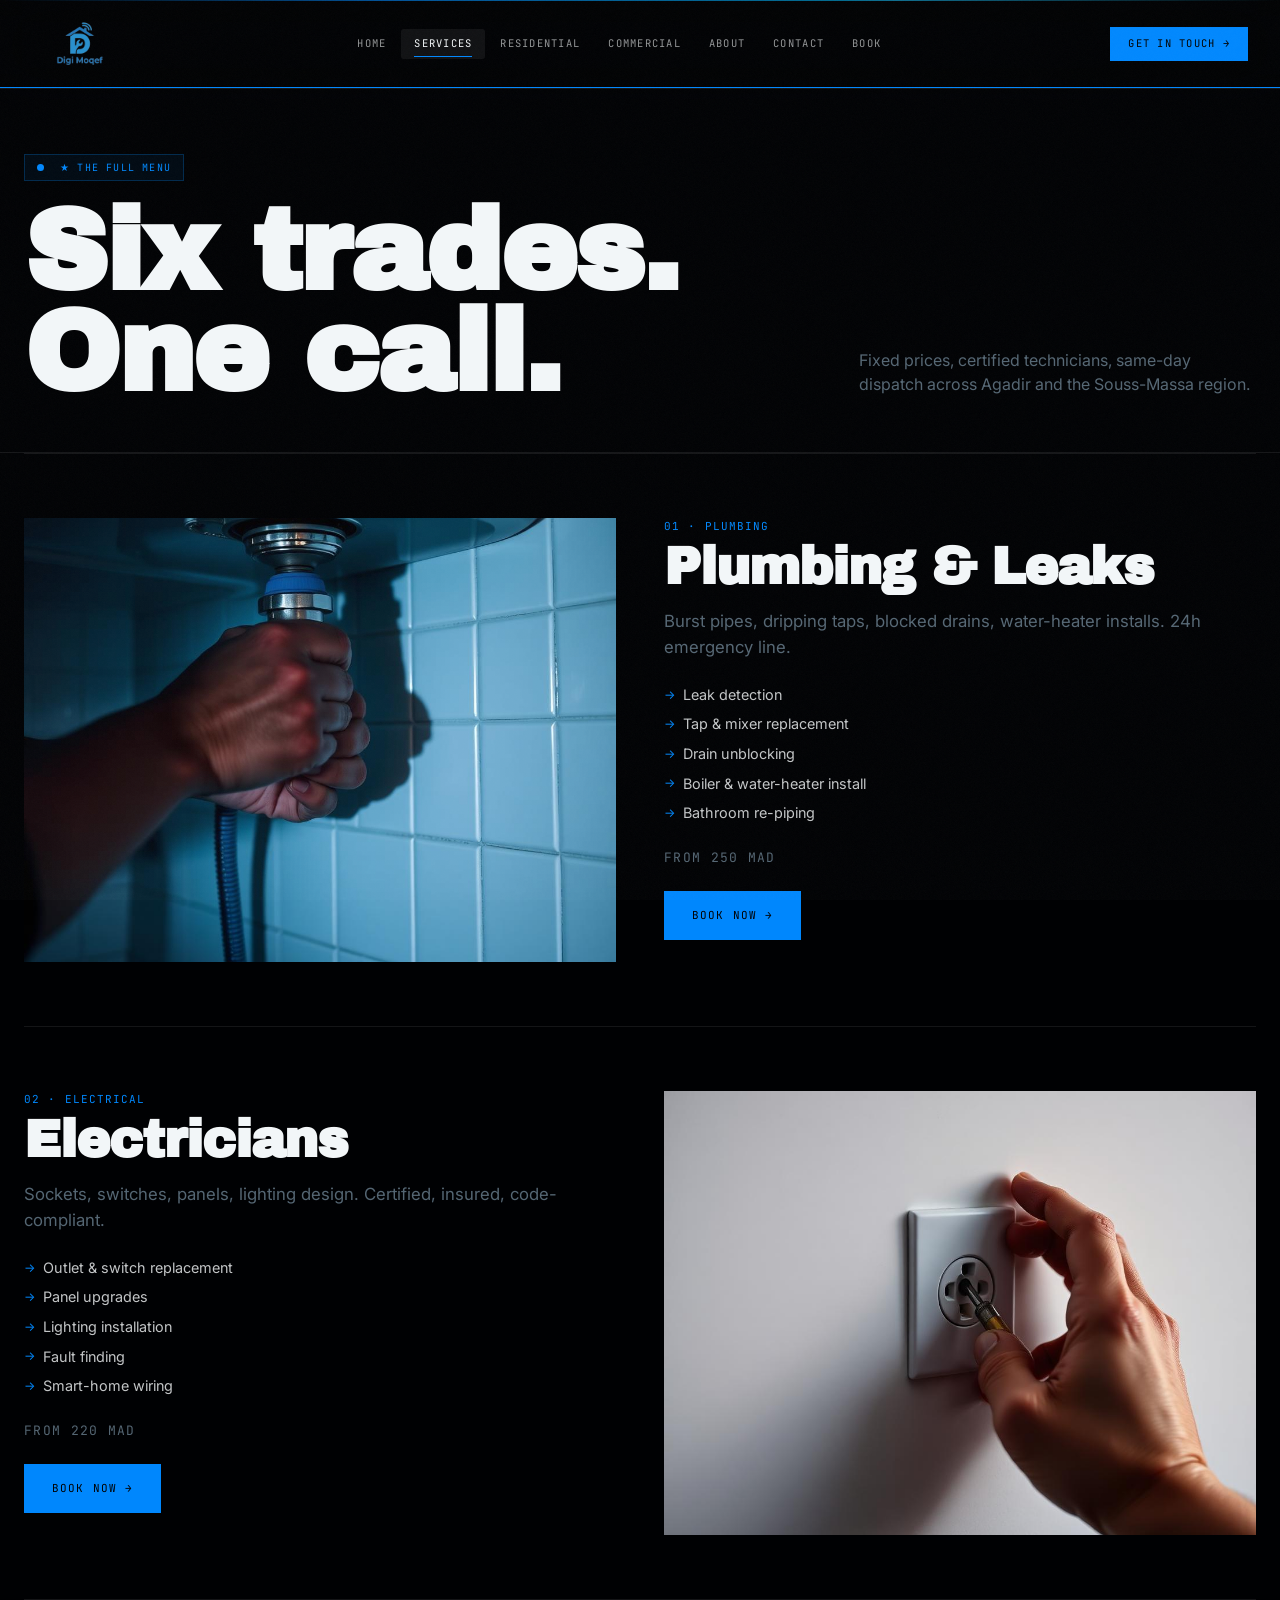
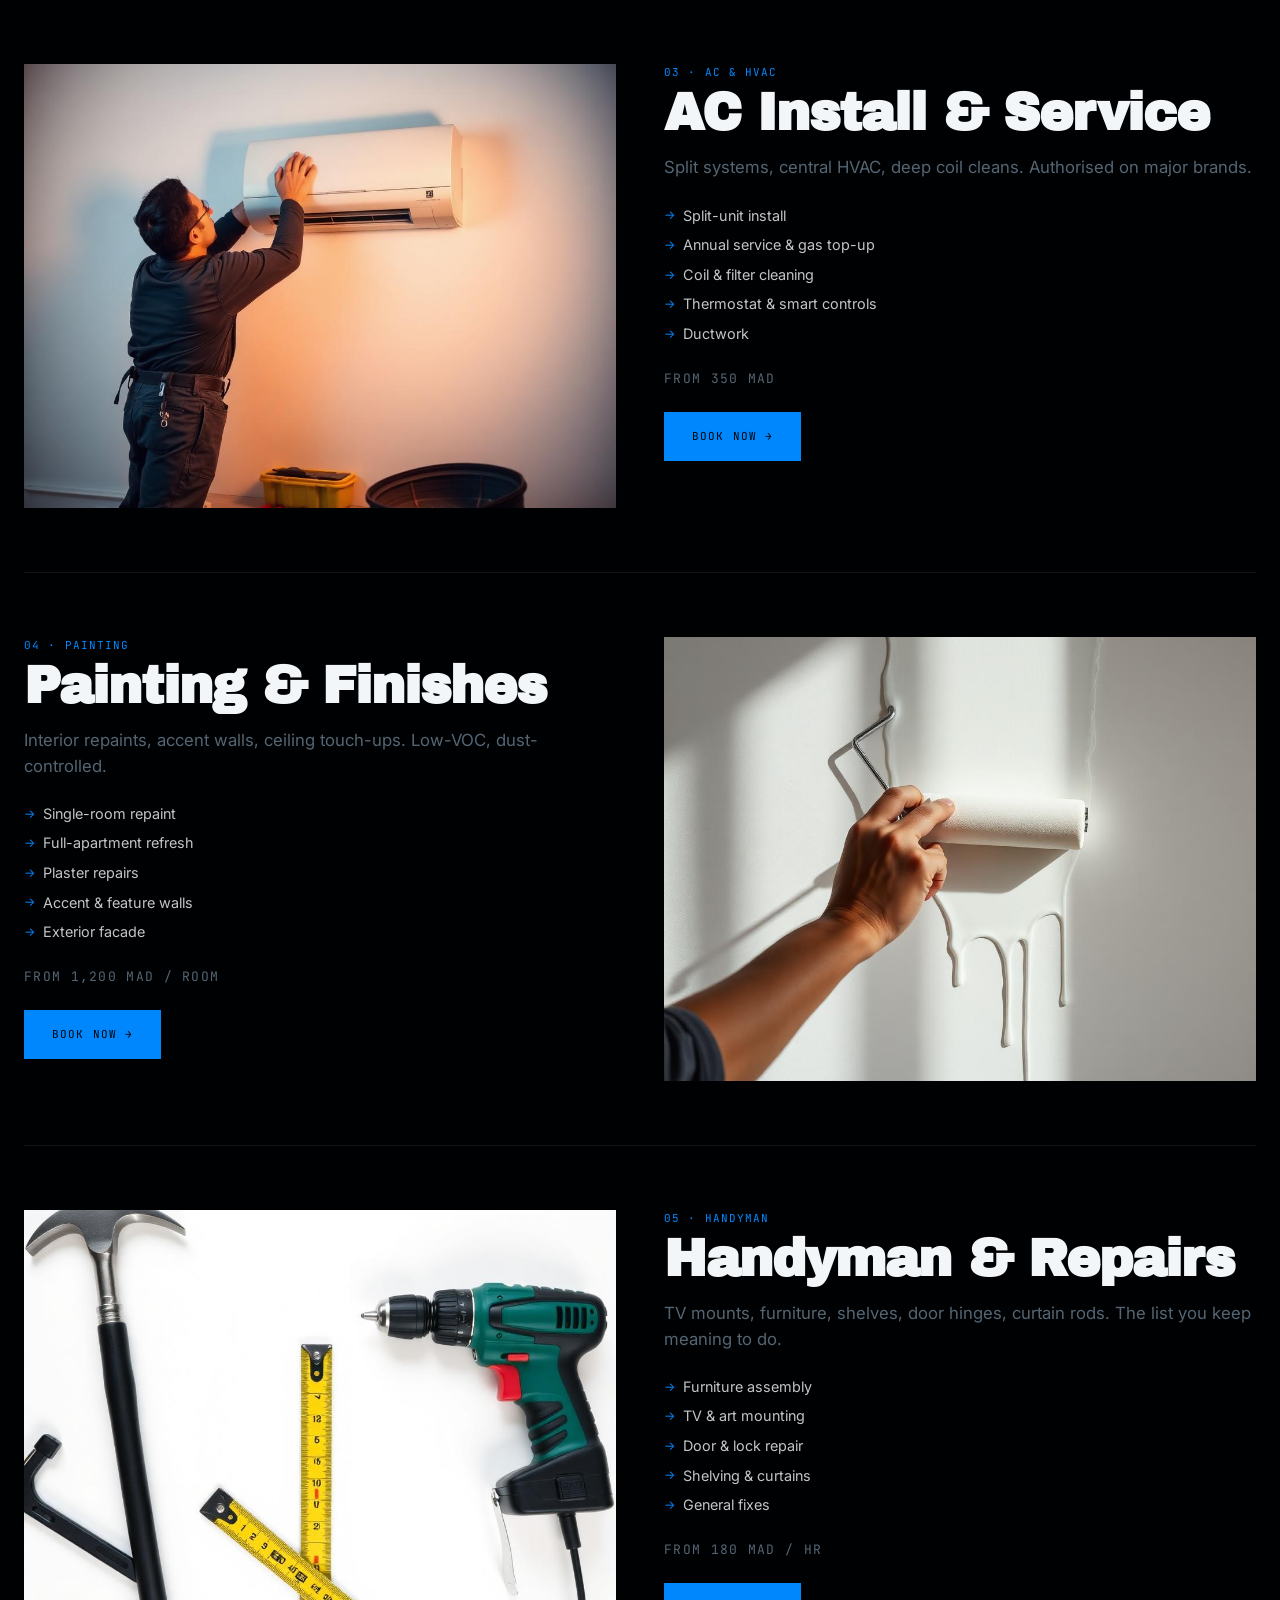
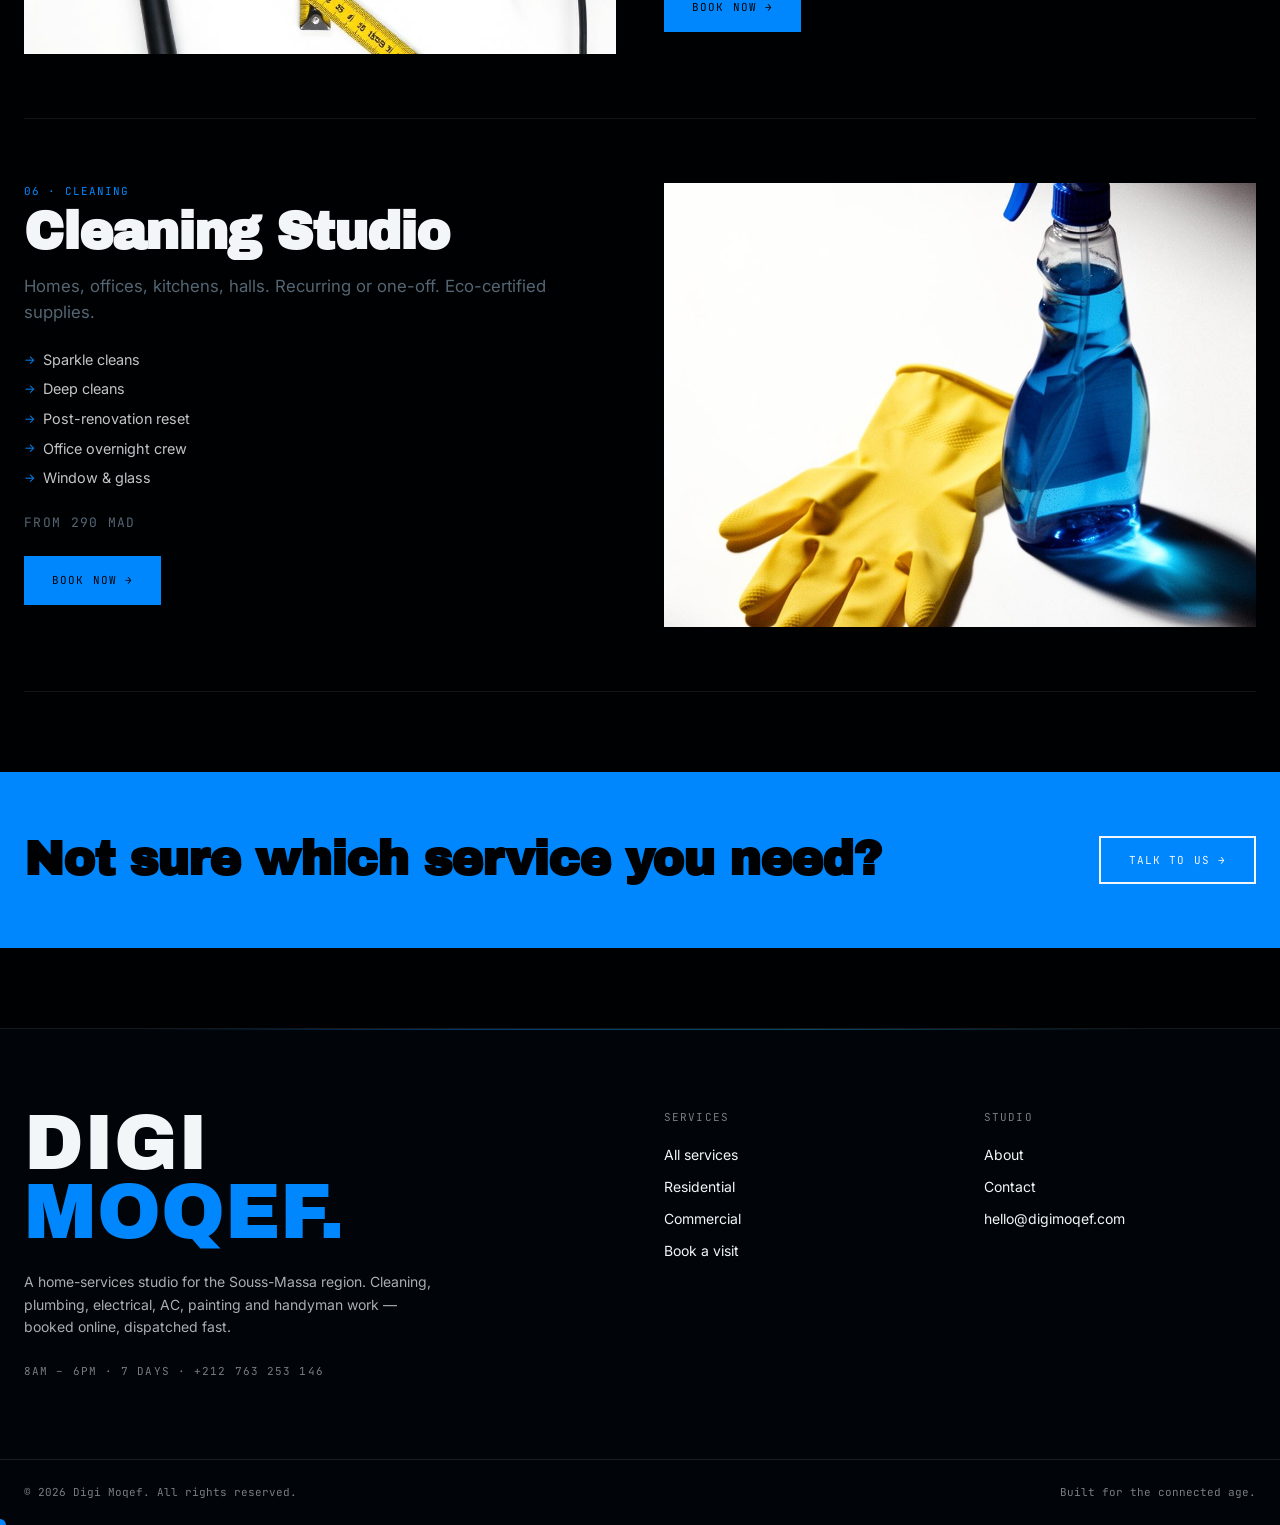
<file: services.html>
<!DOCTYPE html>
<html lang="en">
<head>
<meta charset="UTF-8"/>
<meta name="viewport" content="width=device-width,initial-scale=1"/>
<title>Home Services — Digi Moqef</title>
<meta name="description" content="Plumbing, electrical, AC, painting, handyman and cleaning. One studio, one number, one app."/>
<link rel="icon" type="image/svg+xml" href="./favicon.svg"/>
<link rel="stylesheet" href="./style.css"/>
</head>
<body>

<header>
  <div class="header-inner">
    <a href="./home.html" class="logo-wrap"><img src="./assets/digi-moqef-logo-sWGwJ2Eb.png" alt="Digi Moqef"/></a>
    <nav>
      <a href="./home.html">Home</a>
      <a href="./services.html" class="active">Services</a>
      <a href="./residential.html">Residential</a>
      <a href="./commercial.html">Commercial</a>
      <a href="./about.html">About</a>
      <a href="./contact.html">Contact</a>
      <a href="./book.html">Book</a>
    </nav>
    <a href="./contact.html" class="header-cta">Get in touch →</a>
    <button class="hamburger" id="hamburger" aria-label="Menu"><span></span><span></span><span></span></button>
  </div>
  <div class="mobile-nav" id="mobile-nav">
    <a href="./home.html">Home</a>
    <a href="./services.html">Services</a>
    <a href="./residential.html">Residential</a>
    <a href="./commercial.html">Commercial</a>
    <a href="./about.html">About</a>
    <a href="./contact.html">Contact</a>
    <a href="./book.html">Book</a>
  </div>
</header>

<!-- HERO -->
<section class="border-b">
  <div class="max-w" style="padding-top:64px;padding-bottom:48px;display:grid;grid-template-columns:8fr 4fr;gap:40px;align-items:flex-end">
    <div>
      <div class="label-pill reveal"><span class="pulse-dot"></span>★ The full menu</div>
      <h1 class="font-display reveal" style="font-size:clamp(3.5rem,9vw,8rem);line-height:.88">Six trades.<br/>One call.</h1>
    </div>
    <p class="text-muted" style="padding-bottom:8px">Fixed prices, certified technicians, same-day dispatch across Agadir and the Souss-Massa region.</p>
  </div>
</section>

<!-- SERVICE CARDS -->
<div class="max-w" style="padding-bottom:80px">

  <div class="service-card">
    <img src="./assets/plumbing-C3bn9IDT.jpg" alt="Plumbing" class="service-img" loading="lazy"/>
    <div>
      <p class="service-n">01 · Plumbing</p>
      <h2 class="service-title">Plumbing &amp; Leaks</h2>
      <p class="service-blurb">Burst pipes, dripping taps, blocked drains, water-heater installs. 24h emergency line.</p>
      <ul class="service-bullets">
        <li>Leak detection</li><li>Tap &amp; mixer replacement</li><li>Drain unblocking</li>
        <li>Boiler &amp; water-heater install</li><li>Bathroom re-piping</li>
      </ul>
      <p class="service-price">from 250 MAD</p>
      <a href="./book.html" class="btn-primary" style="margin-top:24px">Book now →</a>
    </div>
  </div>

  <div class="service-card reverse">
    <img src="./assets/electric-DHnEyYqZ.jpg" alt="Electrical" class="service-img" loading="lazy"/>
    <div>
      <p class="service-n">02 · Electrical</p>
      <h2 class="service-title">Electricians</h2>
      <p class="service-blurb">Sockets, switches, panels, lighting design. Certified, insured, code-compliant.</p>
      <ul class="service-bullets">
        <li>Outlet &amp; switch replacement</li><li>Panel upgrades</li><li>Lighting installation</li>
        <li>Fault finding</li><li>Smart-home wiring</li>
      </ul>
      <p class="service-price">from 220 MAD</p>
      <a href="./book.html" class="btn-primary" style="margin-top:24px">Book now →</a>
    </div>
  </div>

  <div class="service-card">
    <img src="./assets/hvac-CflyeSGO.jpg" alt="AC" class="service-img" loading="lazy"/>
    <div>
      <p class="service-n">03 · AC &amp; HVAC</p>
      <h2 class="service-title">AC Install &amp; Service</h2>
      <p class="service-blurb">Split systems, central HVAC, deep coil cleans. Authorised on major brands.</p>
      <ul class="service-bullets">
        <li>Split-unit install</li><li>Annual service &amp; gas top-up</li><li>Coil &amp; filter cleaning</li>
        <li>Thermostat &amp; smart controls</li><li>Ductwork</li>
      </ul>
      <p class="service-price">from 350 MAD</p>
      <a href="./book.html" class="btn-primary" style="margin-top:24px">Book now →</a>
    </div>
  </div>

  <div class="service-card reverse">
    <img src="./assets/painting-CUWGACVF.jpg" alt="Painting" class="service-img" loading="lazy"/>
    <div>
      <p class="service-n">04 · Painting</p>
      <h2 class="service-title">Painting &amp; Finishes</h2>
      <p class="service-blurb">Interior repaints, accent walls, ceiling touch-ups. Low-VOC, dust-controlled.</p>
      <ul class="service-bullets">
        <li>Single-room repaint</li><li>Full-apartment refresh</li><li>Plaster repairs</li>
        <li>Accent &amp; feature walls</li><li>Exterior facade</li>
      </ul>
      <p class="service-price">from 1,200 MAD / room</p>
      <a href="./book.html" class="btn-primary" style="margin-top:24px">Book now →</a>
    </div>
  </div>

  <div class="service-card">
    <img src="./assets/handyman-Ce3gQN-e.jpg" alt="Handyman" class="service-img" loading="lazy"/>
    <div>
      <p class="service-n">05 · Handyman</p>
      <h2 class="service-title">Handyman &amp; Repairs</h2>
      <p class="service-blurb">TV mounts, furniture, shelves, door hinges, curtain rods. The list you keep meaning to do.</p>
      <ul class="service-bullets">
        <li>Furniture assembly</li><li>TV &amp; art mounting</li><li>Door &amp; lock repair</li>
        <li>Shelving &amp; curtains</li><li>General fixes</li>
      </ul>
      <p class="service-price">from 180 MAD / hr</p>
      <a href="./book.html" class="btn-primary" style="margin-top:24px">Book now →</a>
    </div>
  </div>

  <div class="service-card reverse">
    <img src="./assets/hero-still-EROx2fsa.jpg" alt="Cleaning" class="service-img" loading="lazy"/>
    <div>
      <p class="service-n">06 · Cleaning</p>
      <h2 class="service-title">Cleaning Studio</h2>
      <p class="service-blurb">Homes, offices, kitchens, halls. Recurring or one-off. Eco-certified supplies.</p>
      <ul class="service-bullets">
        <li>Sparkle cleans</li><li>Deep cleans</li><li>Post-renovation reset</li>
        <li>Office overnight crew</li><li>Window &amp; glass</li>
      </ul>
      <p class="service-price">from 290 MAD</p>
      <a href="./book.html" class="btn-primary" style="margin-top:24px">Book now →</a>
    </div>
  </div>

</div>

<!-- CTA BAND -->
<section class="bg-electric">
  <div class="max-w" style="padding:64px 24px;display:flex;align-items:center;justify-content:space-between;flex-wrap:wrap;gap:24px">
    <h2 class="font-display" style="font-size:clamp(2rem,4vw,3rem)">Not sure which service you need?</h2>
    <a href="./contact.html" class="btn-outline-paper" style="flex-shrink:0">Talk to us →</a>
  </div>
</section>

<footer>
  <div class="footer-inner">
    <div class="footer-brand">
      <p class="footer-title">DIGI<br/><span class="el">MOQEF.</span></p>
      <p class="footer-desc">A home-services studio for the Souss-Massa region. Cleaning, plumbing, electrical, AC, painting and handyman work — booked online, dispatched fast.</p>
      <p class="footer-hours">8AM – 6PM · 7 days · +212 763 253 146</p>
    </div>
    <div class="footer-col">
      <p class="footer-col-title">Services</p>
      <ul>
        <li><a href="./services.html">All services</a></li>
        <li><a href="./residential.html">Residential</a></li>
        <li><a href="./commercial.html">Commercial</a></li>
        <li><a href="./book.html">Book a visit</a></li>
      </ul>
    </div>
    <div class="footer-col">
      <p class="footer-col-title">Studio</p>
      <ul>
        <li><a href="./about.html">About</a></li>
        <li><a href="./contact.html">Contact</a></li>
        <li><a href="mailto:hello@digimoqef.com">hello@digimoqef.com</a></li>
      </ul>
    </div>
  </div>
  <div class="footer-bottom"><div class="footer-bottom-inner"><p>© 2026 Digi Moqef. All rights reserved.</p><p>Built for the connected age.</p></div></div>
</footer>
<script src="./shared.js"></script>
</body>
</html>
</file>
<file: style.css>
@import url('https://fonts.googleapis.com/css2?family=Archivo+Black&family=Inter:wght@400;500;600;700&family=JetBrains+Mono:wght@400;500&display=swap');

*, *::before, *::after { box-sizing: border-box; margin: 0; padding: 0; }

:root {
  --paper: oklch(6% .022 250);
  --ink: oklch(97% .005 240);
  --electric: oklch(62% .21 250);
  --azure: oklch(72% .14 230);
  --mist: oklch(10% .022 250);
  --border: oklch(100% 0 0/.08);
  --muted-fg: oklch(50% .03 240);
  --radius: .25rem;
}

html { scroll-behavior: smooth; }
body {
  font-family: 'Inter', system-ui, sans-serif;
  background: var(--paper);
  color: var(--ink);
  line-height: 1.5;
  cursor: none;
  -webkit-font-smoothing: antialiased;
}

/* CUSTOM CURSOR */
#cursor {
  position: fixed;
  width: 12px; height: 12px;
  background: var(--electric);
  border-radius: 50%;
  pointer-events: none;
  z-index: 9999;
  transform: translate(-50%, -50%);
  transition: transform .15s, width .2s, height .2s, background .2s;
  mix-blend-mode: normal;
}
#cursor.hover { width: 40px; height: 40px; background: oklch(62% .21 250/.3); border: 1.5px solid var(--electric); }
a, button, [role=button], summary { cursor: none; }

/* SCROLL REVEAL — only hide when JS present */
.js .reveal {
  opacity: 0;
  transform: translateY(30px);
  transition: opacity .8s cubic-bezier(.16,1,.3,1), transform .8s cubic-bezier(.16,1,.3,1);
}
.js .reveal.revealed { opacity: 1; transform: translateY(0); }
.reveal-d1 { transition-delay: .1s; }
.reveal-d2 { transition-delay: .2s; }
.reveal-d3 { transition-delay: .3s; }
.reveal-d4 { transition-delay: .4s; }

/* TYPOGRAPHY */
.font-display, h1, h2, h3 { font-family: 'Archivo Black', system-ui, sans-serif; letter-spacing: -.02em; line-height: .9; }
.font-mono { font-family: 'JetBrains Mono', monospace; }
.text-electric { color: var(--electric); }
.text-muted { color: var(--muted-fg); }
.text-azure { color: var(--azure); }

/* GRADIENT TEXT (stat numbers) */
.stat-num {
  background: linear-gradient(120deg, var(--electric) 0%, var(--azure) 50%, var(--electric) 100%);
  -webkit-background-clip: text; background-clip: text;
  -webkit-text-fill-color: transparent;
  background-size: 200%;
  animation: shimmer 3s linear infinite;
}
@keyframes shimmer { 0% { background-position: 200% } to { background-position: -200% } }

/* GRAIN overlay */
body::before {
  content: '';
  position: fixed; inset: 0;
  pointer-events: none;
  z-index: 100;
  opacity: .035;
  mix-blend-mode: screen;
  background-image: url("data:image/svg+xml,%3Csvg viewBox='0 0 256 256' xmlns='http://www.w3.org/2000/svg'%3E%3Cfilter id='n'%3E%3CfeTurbulence type='fractalNoise' baseFrequency='0.9' numOctaves='4' stitchTiles='stitch'/%3E%3C/filter%3E%3Crect width='100%25' height='100%25' filter='url(%23n)'/%3E%3C/svg%3E");
  background-size: 128px;
}

/* HEADER — S-TIER */
header {
  position: sticky; top: 0; z-index: 50;
  background: oklch(6% .022 250/.75);
  backdrop-filter: blur(24px) saturate(180%);
  -webkit-backdrop-filter: blur(24px) saturate(180%);
  border-bottom: 1px solid var(--border);
  transition: height .3s cubic-bezier(.4,0,.2,1), background .3s;
  /* Electric top glow line */
  box-shadow: 0 -1px 0 0 var(--electric) inset, 0 1px 40px oklch(6% .022 250/.8);
}
header::after {
  content: '';
  position: absolute; top: 0; left: 0; right: 0; height: 1px;
  background: linear-gradient(90deg, transparent 0%, var(--electric) 30%, var(--azure) 70%, transparent 100%);
  opacity: .6;
}
header.scrolled {
  background: oklch(6% .022 250/.95);
  box-shadow: 0 1px 0 0 var(--border), 0 8px 32px oklch(0% 0 0/.4);
}
header.scrolled::after { opacity: .3; }

.header-inner {
  max-width: 1600px; margin: 0 auto; padding: 0 32px;
  height: 88px; display: flex; align-items: center; justify-content: space-between;
  transition: height .3s cubic-bezier(.4,0,.2,1);
}
header.scrolled .header-inner { height: 64px; }

/* LOGO */
.logo-wrap { display: flex; align-items: center; text-decoration: none; color: var(--ink); }
.logo-wrap img {
  height: 96px; width: auto;
  transition: height .3s cubic-bezier(.4,0,.2,1), opacity .2s, filter .3s;
  filter: drop-shadow(0 0 12px oklch(62% .21 250/.0));
}
.logo-wrap:hover img {
  opacity: .9;
  filter: drop-shadow(0 0 16px oklch(62% .21 250/.5));
}
header.scrolled .logo-wrap img { height: 68px; }

/* NAV */
nav { display: flex; align-items: center; gap: 2px; }
nav a {
  font-family: 'JetBrains Mono', monospace; font-size: 10.5px;
  text-transform: uppercase; letter-spacing: .12em;
  text-decoration: none; color: oklch(97% .005 240/.6);
  padding: 7px 13px;
  position: relative;
  transition: color .2s;
}
/* Hover underline slide-in */
nav a::after {
  content: '';
  position: absolute; bottom: 2px; left: 13px; right: 13px; height: 1px;
  background: var(--electric);
  transform: scaleX(0); transform-origin: left;
  transition: transform .25s cubic-bezier(.4,0,.2,1);
}
nav a:hover { color: var(--ink); }
nav a:hover::after { transform: scaleX(1); }

/* Active pill */
nav a.active {
  color: var(--ink);
  background: oklch(100% 0 0/.06);
  border-radius: 3px;
}
nav a.active::after { transform: scaleX(1); }

/* CTA button — gradient ring */
.header-cta {
  font-family: 'JetBrains Mono', monospace; font-size: 10.5px;
  text-transform: uppercase; letter-spacing: .12em;
  text-decoration: none;
  color: var(--paper);
  padding: 9px 18px;
  position: relative;
  background: var(--electric);
  transition: transform .2s, box-shadow .2s, background .2s;
  white-space: nowrap;
}
.header-cta:hover {
  background: oklch(68% .21 250);
  transform: translateY(-1px);
  box-shadow: 0 0 0 1px oklch(62% .21 250/.5), 0 6px 24px oklch(62% .21 250/.35);
}
.header-cta:active { transform: translateY(0); }

/* Hamburger */
.hamburger {
  display: none; flex-direction: column; justify-content: center; gap: 5px;
  cursor: none; background: none; border: 1px solid var(--border); padding: 10px 12px;
  transition: border-color .2s;
}
.hamburger:hover { border-color: var(--electric); }
.hamburger span { display: block; width: 20px; height: 1.5px; background: var(--ink); transition: transform .3s, opacity .3s; }
.hamburger.open span:nth-child(1) { transform: translateY(6.5px) rotate(45deg); }
.hamburger.open span:nth-child(2) { opacity: 0; transform: scaleX(0); }
.hamburger.open span:nth-child(3) { transform: translateY(-6.5px) rotate(-45deg); }

/* Mobile nav */
.mobile-nav {
  display: none; flex-direction: column;
  background: oklch(7% .022 250/.98);
  backdrop-filter: blur(24px);
  border-top: 1px solid var(--border);
  padding: 8px 32px 24px;
}
.mobile-nav a {
  font-family: 'JetBrains Mono', monospace; font-size: 12px;
  text-transform: uppercase; letter-spacing: .1em;
  text-decoration: none; color: oklch(97% .005 240/.7);
  padding: 14px 0; border-bottom: 1px solid var(--border);
  transition: color .2s, padding-left .2s;
}
.mobile-nav a:hover { color: var(--electric); padding-left: 6px; }
.mobile-nav a:last-child { border-bottom: none; }
.mobile-nav.open { display: flex; }

/* MARQUEE */
.marquee-wrap { border-top: 1px solid var(--border); border-bottom: 1px solid var(--border); background: var(--electric); color: var(--paper); overflow: hidden; }
.marquee { display: flex; white-space: nowrap; animation: marquee 40s linear infinite; font-family: 'Archivo Black', sans-serif; font-size: clamp(1.2rem, 3vw, 2rem); padding: 16px 0; }
.marquee span { padding: 0 32px; }
@keyframes marquee { from { transform: translateX(0) } to { transform: translateX(-50%) } }

/* TILES */
.tile { display: block; text-decoration: none; color: var(--ink); transition: transform .35s cubic-bezier(.2,.7,.2,1), box-shadow .35s; }
.tile:hover { transform: translateY(-5px); box-shadow: 0 24px 60px -12px oklch(62% .21 250/.25); }
.tile-img { overflow: hidden; background: var(--mist); }
.tile-img img { width: 100%; aspect-ratio: 4/5; object-fit: cover; transition: transform .7s cubic-bezier(.2,.7,.2,1); }
.tile:hover .tile-img img { transform: scale(1.1); }
.tile-sc-border { border: 1px solid transparent; transition: border-color .5s; }
.tile:hover .tile-sc-border { border-color: oklch(62% .21 250/.5); }
.tile-reveal { opacity: 0; transform: translateY(110%); transition: opacity .5s, transform .55s cubic-bezier(.16,1,.3,1); }
.tile:hover .tile-reveal { opacity: 1; transform: translateY(0); }
.tile-meta { padding-top: 16px; display: flex; justify-content: space-between; gap: 16px; }
.tile-kind { font-family: 'JetBrains Mono', monospace; font-size: 11px; text-transform: uppercase; letter-spacing: .1em; color: var(--electric); }
.tile-ttl { font-family: 'Archivo Black', sans-serif; font-size: 1.4rem; margin-top: 4px; }
.tile-blurb { font-size: .875rem; color: var(--muted-fg); margin-top: 8px; }
.tile-arrow { font-family: 'Archivo Black', sans-serif; font-size: 1.4rem; transition: transform .2s; flex-shrink: 0; }
.tile:hover .tile-arrow { transform: translateX(4px); }

/* BUTTONS */
.btn-primary {
  display: inline-block; background: var(--electric); color: var(--paper);
  padding: 16px 28px; font-family: 'JetBrains Mono', monospace;
  font-size: 11px; text-transform: uppercase; letter-spacing: .1em;
  text-decoration: none; transition: background .2s, transform .2s, box-shadow .2s;
  border: none; cursor: none; position: relative;
}
.btn-primary:hover { background: var(--ink); transform: translateY(-2px); box-shadow: 0 0 0 2px oklch(62% .21 250/.4), 0 8px 40px oklch(62% .21 250/.3); }
.btn-outline {
  display: inline-block; border: 2px solid var(--ink); color: var(--ink);
  padding: 14px 28px; font-family: 'JetBrains Mono', monospace;
  font-size: 11px; text-transform: uppercase; letter-spacing: .1em;
  text-decoration: none; transition: background .2s, color .2s; background: none; cursor: none;
}
.btn-outline:hover { background: var(--ink); color: var(--paper); }
.btn-outline-paper {
  display: inline-block; border: 2px solid var(--ink); color: var(--ink);
  padding: 14px 28px; font-family: 'JetBrains Mono', monospace;
  font-size: 11px; text-transform: uppercase; letter-spacing: .1em;
  text-decoration: none; transition: background .2s, color .2s; background: none; cursor: none; text-align: center;
}
.btn-outline-paper:hover { background: var(--paper); color: var(--ink); }

/* LAYOUT */
.max-w { max-width: 1600px; margin: 0 auto; padding: 0 24px; }
.border-b { border-bottom: 1px solid var(--border); }
.border-t { border-top: 1px solid var(--border); }
.bg-mist { background: var(--mist); }
.bg-electric { background: var(--electric); color: var(--paper); }

/* GRIDS */
.grid-3 { display: grid; grid-template-columns: repeat(3, 1fr); gap: 16px; }
.grid-4 { display: grid; grid-template-columns: repeat(4, 1fr); gap: 32px; }
.grid-2 { display: grid; grid-template-columns: 1fr 1fr; gap: 48px; }

/* PROCESS STEPS */
.step { border-top: 2px solid var(--electric); padding-top: 24px; }
.step-n { font-family: 'Archivo Black', sans-serif; font-size: 3rem; color: var(--electric); }
.step-t { font-family: 'Archivo Black', sans-serif; font-size: 1.4rem; margin-top: 16px; }
.step-b { color: oklch(97% .005 240/.7); margin-top: 8px; font-size: .875rem; }

/* STATS */
.stat { border-top: 2px solid var(--ink); padding-top: 16px; }
.stat-n { font-family: 'Archivo Black', sans-serif; font-size: 3.5rem; }
.stat-l { font-family: 'JetBrains Mono', monospace; font-size: 11px; text-transform: uppercase; letter-spacing: .1em; margin-top: 8px; }

/* TESTIMONIALS */
.testimonial { border: 2px solid var(--border); padding: 32px; display: flex; flex-direction: column; justify-content: space-between; min-height: 260px; transition: border-color .3s; }
.testimonial:hover { border-color: oklch(62% .21 250/.5); }
.testimonial blockquote { font-family: 'Archivo Black', sans-serif; font-size: 1.3rem; line-height: 1.2; }
.testimonial figcaption { margin-top: 24px; font-family: 'JetBrains Mono', monospace; font-size: 11px; text-transform: uppercase; letter-spacing: .1em; }
.testimonial figcaption .role { color: var(--muted-fg); }

/* FAQ */
details { border-top: 1px solid var(--border); }
details:last-child { border-bottom: 1px solid var(--border); }
details summary { display: flex; align-items: baseline; justify-content: space-between; cursor: none; list-style: none; padding: 24px 0; gap: 16px; }
details summary::-webkit-details-marker { display: none; }
.summary-q { font-family: 'Archivo Black', sans-serif; font-size: clamp(1.2rem, 2.5vw, 1.6rem); transition: color .2s; }
details:hover .summary-q { color: var(--electric); }
.summary-plus { font-family: 'Archivo Black', sans-serif; font-size: 1.8rem; color: var(--electric); transition: transform .2s; flex-shrink: 0; }
details[open] .summary-plus { transform: rotate(45deg); }
.faq-answer { padding-bottom: 24px; color: var(--muted-fg); max-width: 760px; }

/* COVERAGE TAGS */
.tag { display: inline-block; padding: 12px 20px; border: 2px solid var(--border); font-family: 'JetBrains Mono', monospace; font-size: 11px; text-transform: uppercase; letter-spacing: .1em; transition: background .2s, color .2s, border-color .2s; text-decoration: none; color: var(--ink); }
.tag:hover { background: var(--mist); border-color: var(--electric); }
.tags { display: flex; flex-wrap: wrap; gap: 12px; }

/* TOC */
.toc-item { display: flex; align-items: baseline; justify-content: space-between; padding: 24px 0; border-top: 1px solid var(--border); gap: 16px; }
.toc-item:last-child { border-bottom: 1px solid var(--border); }
.toc-n { font-family: 'JetBrains Mono', monospace; font-size: 11px; color: var(--muted-fg); flex-shrink: 0; }
.toc-t { font-family: 'Archivo Black', sans-serif; font-size: clamp(1.5rem, 3vw, 2.2rem); transition: color .2s; }
.toc-item:hover .toc-t { color: var(--electric); }
.toc-link { font-family: 'JetBrains Mono', monospace; font-size: 11px; text-transform: uppercase; letter-spacing: .1em; color: var(--muted-fg); transition: color .2s; white-space: nowrap; }
.toc-item:hover .toc-link { color: var(--electric); }

/* FORM */
.field { display: flex; flex-direction: column; gap: 8px; }
.field label { font-family: 'JetBrains Mono', monospace; font-size: 11px; text-transform: uppercase; letter-spacing: .1em; color: var(--muted-fg); }
.field input, .field textarea, .field select { background: transparent; border: none; border-bottom: 2px solid oklch(100% 0 0/.2); padding: 12px 0; font-size: 1rem; font-family: 'Inter', sans-serif; outline: none; width: 100%; transition: border-color .2s; color: var(--ink); }
.field input:focus, .field textarea:focus, .field select:focus { border-color: var(--electric); }
.field textarea { resize: vertical; min-height: 120px; }
.field select { cursor: none; }
.field select option { background: oklch(10% .022 250); }
.form-grid { display: grid; grid-template-columns: 1fr 1fr; gap: 32px; }

/* SERVICE CARDS */
.service-card { display: grid; grid-template-columns: 1fr 1fr; gap: 48px; align-items: start; padding: 64px 0; border-top: 1px solid var(--border); }
.service-card:last-child { border-bottom: 1px solid var(--border); }
.service-card.reverse { direction: rtl; }
.service-card.reverse > * { direction: ltr; }
.service-img { width: 100%; aspect-ratio: 4/3; object-fit: cover; transition: transform .7s cubic-bezier(.2,.7,.2,1); }
.service-card:hover .service-img { transform: scale(1.03); }
.service-img-wrap { overflow: hidden; }
.service-n { font-family: 'JetBrains Mono', monospace; font-size: 11px; color: var(--electric); text-transform: uppercase; letter-spacing: .1em; margin-bottom: 8px; }
.service-title { font-family: 'Archivo Black', sans-serif; font-size: clamp(2rem, 4vw, 3.5rem); line-height: 1; margin-bottom: 16px; }
.service-blurb { font-size: 1.05rem; color: var(--muted-fg); margin-bottom: 24px; }
.service-bullets { list-style: none; margin-bottom: 24px; display: flex; flex-direction: column; gap: 8px; }
.service-bullets li { font-size: .9rem; display: flex; align-items: center; gap: 8px; color: oklch(97% .005 240/.8); }
.service-bullets li::before { content: '→'; color: var(--electric); font-size: .75rem; }
.service-price { font-family: 'JetBrains Mono', monospace; font-size: 13px; color: var(--muted-fg); text-transform: uppercase; letter-spacing: .1em; }

/* SUCCESS */
.success-box { background: var(--mist); border: 2px solid var(--electric); padding: 48px; text-align: center; display: none; }
.success-box.show { display: block; }
.success-box h2 { font-family: 'Archivo Black', sans-serif; font-size: 3rem; margin-bottom: 16px; }

/* FOOTER */
footer { border-top: 1px solid var(--border); background: var(--mist); margin-top: 80px; }
.footer-inner { max-width: 1600px; margin: 0 auto; padding: 80px 24px; display: grid; grid-template-columns: 1fr 1fr 1fr 1fr; gap: 48px; }
.footer-brand { grid-column: span 2; }
.footer-title { font-family: 'Archivo Black', sans-serif; font-size: clamp(2.5rem, 6vw, 5rem); line-height: .9; }
.footer-title .el { color: var(--electric); }
.footer-desc { margin-top: 24px; max-width: 420px; font-size: .875rem; color: oklch(97% .005 240/.7); line-height: 1.6; }
.footer-hours { margin-top: 24px; font-family: 'JetBrains Mono', monospace; font-size: 11px; text-transform: uppercase; letter-spacing: .1em; color: oklch(97% .005 240/.5); }
.footer-col-title { font-family: 'JetBrains Mono', monospace; font-size: 11px; text-transform: uppercase; letter-spacing: .1em; color: oklch(97% .005 240/.5); margin-bottom: 16px; }
.footer-col ul { list-style: none; }
.footer-col ul li { margin-bottom: 8px; }
.footer-col ul li a { color: var(--ink); font-size: .875rem; text-decoration: none; transition: color .2s; }
.footer-col ul li a:hover { color: var(--electric); }
.footer-bottom { border-top: 1px solid oklch(100% 0 0/.1); }
.footer-bottom-inner { max-width: 1600px; margin: 0 auto; padding: 24px; display: flex; justify-content: space-between; align-items: center; font-family: 'JetBrains Mono', monospace; font-size: 11px; color: oklch(97% .005 240/.5); }

/* RESPONSIVE */
@media (max-width: 900px) {
  nav, .header-cta { display: none; }
  .hamburger { display: flex; }
  .grid-3, .grid-4 { grid-template-columns: 1fr 1fr; }
  .grid-2 { grid-template-columns: 1fr; gap: 32px; }
  .service-card { grid-template-columns: 1fr; gap: 32px; }
  .service-card.reverse { direction: ltr; }
  .form-grid { grid-template-columns: 1fr; gap: 24px; }
  .footer-inner { grid-template-columns: 1fr 1fr; }
  .footer-brand { grid-column: span 2; }
  /* inline grids */
  [style*="grid-template-columns:7fr 5fr"],
  [style*="grid-template-columns:3fr 9fr"],
  [style*="grid-template-columns:4fr 8fr"],
  [style*="grid-template-columns:2fr 7fr 3fr"],
  [style*="grid-template-columns:8fr 4fr"],
  [style*="grid-template-columns:5fr 7fr"] {
    grid-template-columns: 1fr !important;
  }
}
@media (max-width: 600px) {
  .grid-3, .grid-4 { grid-template-columns: 1fr; }
  .footer-inner { grid-template-columns: 1fr; }
  .footer-brand { grid-column: span 1; }
  .footer-bottom-inner { flex-direction: column; gap: 8px; text-align: center; }
}

/* ═══════════════════════════════════════
   CREATIVE TOUCHES
═══════════════════════════════════════ */

/* Animated gradient border on hero section */
.hero-border-glow {
  position: relative;
}
.hero-border-glow::after {
  content: '';
  position: absolute; bottom: 0; left: 0; right: 0; height: 1px;
  background: linear-gradient(90deg, transparent 0%, var(--electric) 20%, var(--azure) 50%, var(--electric) 80%, transparent 100%);
  background-size: 200% 100%;
  animation: border-scan 4s linear infinite;
}
@keyframes border-scan {
  0% { background-position: 200% 0 }
  100% { background-position: -200% 0 }
}

/* Subtle number counter styling */
.big-number {
  font-family: 'Archivo Black', sans-serif;
  font-size: clamp(4rem, 10vw, 8rem);
  line-height: 1;
  background: linear-gradient(135deg, var(--ink) 0%, var(--electric) 60%, var(--azure) 100%);
  -webkit-background-clip: text; background-clip: text;
  -webkit-text-fill-color: transparent;
}

/* Glowing card on hover for testimonials */
.testimonial {
  position: relative; overflow: hidden;
}
.testimonial::before {
  content: '';
  position: absolute; top: -50%; left: -50%; width: 200%; height: 200%;
  background: radial-gradient(circle at center, oklch(62% .21 250/.06) 0%, transparent 60%);
  opacity: 0; transition: opacity .5s;
  pointer-events: none;
}
.testimonial:hover::before { opacity: 1; }

/* Marquee pause on hover */
.marquee-wrap:hover .marquee { animation-play-state: paused; }

/* Service card image overlay */
.service-img-wrap { position: relative; }
.service-img-wrap::after {
  content: '';
  position: absolute; inset: 0;
  background: linear-gradient(to top, oklch(6% .022 250/.5) 0%, transparent 50%);
  pointer-events: none;
}

/* Floating label on tile */
.tile-img { position: relative; }
.tile-float-label {
  position: absolute; top: 16px; left: 16px; z-index: 2;
  font-family: 'JetBrains Mono', monospace; font-size: 10px;
  text-transform: uppercase; letter-spacing: .1em;
  background: oklch(6% .022 250/.8);
  color: var(--electric);
  padding: 4px 10px;
  border: 1px solid oklch(62% .21 250/.3);
  backdrop-filter: blur(8px);
  opacity: 0; transform: translateY(-4px);
  transition: opacity .3s, transform .3s;
}
.tile:hover .tile-float-label { opacity: 1; transform: translateY(0); }

/* Pulsing dot next to "Available now" */
.pulse-dot {
  display: inline-block; width: 7px; height: 7px;
  background: var(--electric); border-radius: 50%;
  margin-right: 8px; vertical-align: middle;
  box-shadow: 0 0 0 0 oklch(62% .21 250/.6);
  animation: pulse-ring 2s cubic-bezier(.4,0,.6,1) infinite;
}
@keyframes pulse-ring {
  0%   { box-shadow: 0 0 0 0 oklch(62% .21 250/.6); }
  70%  { box-shadow: 0 0 0 8px oklch(62% .21 250/0); }
  100% { box-shadow: 0 0 0 0 oklch(62% .21 250/0); }
}

/* Section label pill */
.label-pill {
  display: inline-flex; align-items: center; gap: 8px;
  font-family: 'JetBrains Mono', monospace; font-size: 10px;
  text-transform: uppercase; letter-spacing: .12em;
  color: var(--electric);
  border: 1px solid oklch(62% .21 250/.25);
  padding: 5px 12px;
  background: oklch(62% .21 250/.06);
  margin-bottom: 20px;
}

/* Coverage tags with hover glow */
.tag {
  position: relative; overflow: hidden;
}
.tag::before {
  content: '';
  position: absolute; inset: 0;
  background: var(--electric);
  transform: translateX(-101%);
  transition: transform .25s cubic-bezier(.4,0,.2,1);
}
.tag:hover::before { transform: translateX(0); }
.tag span { position: relative; z-index: 1; }
.tag:hover { color: var(--paper); border-color: var(--electric); }

/* Footer glow */
footer {
  position: relative;
}
footer::before {
  content: '';
  position: absolute; top: 0; left: 10%; right: 10%; height: 1px;
  background: linear-gradient(90deg, transparent, var(--electric), var(--azure), transparent);
  opacity: .4;
}

/* Smooth underline link style */
.link-underline {
  text-decoration: none;
  background-image: linear-gradient(var(--electric), var(--electric));
  background-size: 0 1px;
  background-position: 0 100%;
  background-repeat: no-repeat;
  transition: background-size .3s cubic-bezier(.4,0,.2,1), color .2s;
  padding-bottom: 2px;
}
.link-underline:hover { background-size: 100% 1px; color: var(--electric); }
</file>
